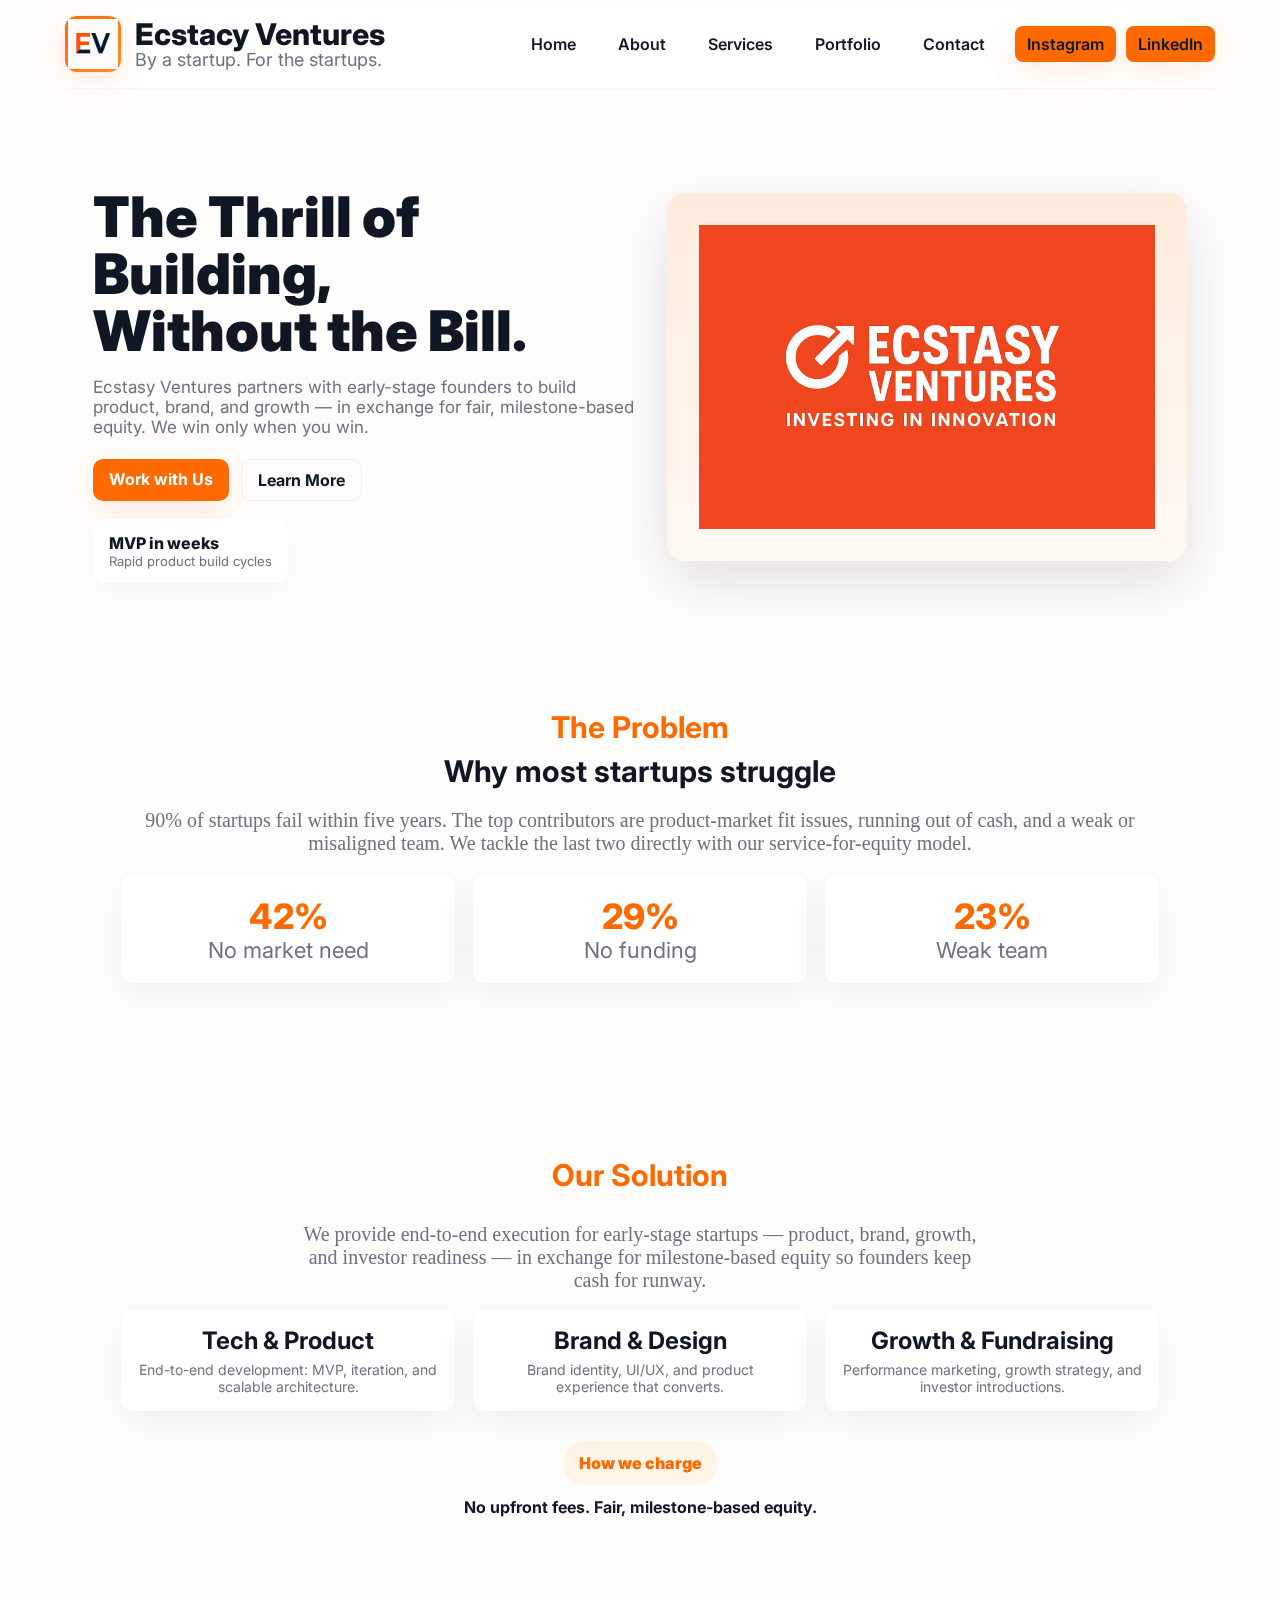
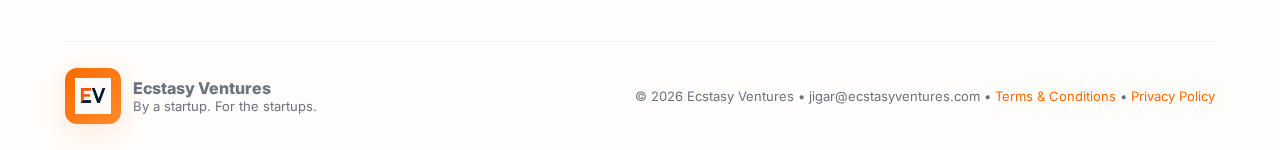
<file: index.html>
<!doctype html>
<html lang="en">
<head>
  <meta charset="utf-8"/><meta name="viewport" content="width=device-width,initial-scale=1"/>
  <title>Ecstasy Ventures — By a startup. For the startups.</title>
  <link href="https://fonts.googleapis.com/css2?family=Inter:wght@300;400;600;800&family=Poppins:wght@600;800&display=swap" rel="stylesheet">
  <link rel="stylesheet" href="styles.css">
</head>
<body>
  <header class="header container">
    <div class="brand">
      <div class="logo-mark"><img src="logo.jpg" alt="Ecstasy Ventures" style="width:50px;height:50px;object-fit:contain"></div>
      <div>
        <h1 style="font-size: 30px;">Ecstacy Ventures</h1>
        <p style="font-size: 18px;">By a startup. For the startups.</p>
      </div>
    </div>
 
    <nav id="nav" class="nav">
      <a href="index.html">Home</a>
      <a href="about.html">About</a>
      <a href="services.html">Services</a>
      <a href="portfolio.html">Portfolio</a>
      <a href="contact.html">Contact</a>
      <div class="social-links">
        <a class="btn btn-primary" href="https://www.instagram.com/ecstasy_ventures_?igsh=OXhwaG8xdDJrcWhk" target="_blank">Instagram</a>
        <a class="btn btn-primary" href="https://www.linkedin.com/company/ecstasy-ventures/" target="_blank">LinkedIn</a>
      </div>
       <div class="cta">
      <a class="btn btn-primary" href="https://www.instagram.com/ecstasy_ventures_?igsh=OXhwaG8xdDJrcWhk" target="_blank">Instagram</a>
     
       <a class="btn btn-primary" href="https://www.linkedin.com/company/ecstasy-ventures/" target="_blank">LinkedIn</a>
    </div>
       
    </nav>
    

      
  </header>

  <main class="container">
    <section class="hero">
      <div class="hero-left">
        <h2 class="hero-title">The Thrill of Building,<br>Without the Bill.</h2>
        <p class="hero-sub">Ecstasy Ventures partners with early-stage founders to build product, brand, and growth — in exchange for fair, milestone-based equity. We win only when you win.</p>

        <div class="hero-actions">
          <a class="btn btn-primary" href="contact.html">Work with Us</a>
          <a class="btn" href="about.html">Learn More</a>
        </div>

        <div class="stats">
          <div class="stat">
            <div style="font-weight:800">MVP in weeks</div>
            <div class="small">Rapid product build cycles</div>
          </div>
          
           
          </div>
        </div>
      </div>

      <div class="hero-right">
        <div class="hero-bg">
          <div class="overlay">
            <img src="hero.jpg" alt="Hero" style="width:100%;display:block;object-fit:cover">
          </div>
        </div>
      </div>
    </section>

    <section class="section center" id="problem">
      <div class="container">
        <div class="small" style="font-size: 30px; color:var(--orange);font-weight:700">The Problem</div>
        <h3 style="font-size: 30px; margin: 8px 0 8px;">Why most startups struggle</h3>
        <p class="small" style="font-family: 'Times New Roman', Times, serif;font-size: 20px; color:var(--muted)">90% of startups fail within five years. The top contributors are product-market fit issues, running out of cash, and a weak or misaligned team. We tackle the last two directly with our service-for-equity model.</p>

        <div class="grid grid-3" style="margin-top:18px;">
          <div class="card">
            <div style="font-size:35px;color:var(--orange);font-weight:800">42%</div>
            <div style="font-size: 22px;"class="small">No market need</div>
          </div>
          <div class="card">
            <div style="font-size:35px;color:var(--orange);font-weight:800">29%</div>
            <div style="font-size: 22px;"class="small">No funding</div>
          </div>
          <div class="card">
            <div style="font-size:35px;color:var(--orange);font-weight:800">23%</div>
            <div style="font-size: 22px;"class="small">Weak team</div>
          </div>
        </div>
      </div>
    </section>

    <section id="solution" class="section">
      <div class="container center">
        <h3 style="font-size: 30px;  color:var(--orange)">Our Solution</h3>
        <p class="small" style="font-family: 'Times New Roman', Times, serif;font-size: 20px; max-width:70ch;margin:10px auto 18px;color:var(--muted)">We provide end-to-end execution for early-stage startups — product, brand, growth, and investor readiness — in exchange for milestone-based equity so founders keep cash for runway.</p>

        <div class="grid grid-3">
          <div class="feature">
            <div>
              <h4 style="font-size: 24px; margin:0 0 6px">Tech & Product</h4>
              <div style="font-size: 14px;"class="small">End-to-end development: MVP, iteration, and scalable architecture.</div>
            </div>
          </div>
          <div class="feature">
            <div>
              <h4 style="font-size: 24px;margin:0 0 6px">Brand & Design</h4>
              <div style="font-size: 14px;"class="small">Brand identity, UI/UX, and product experience that converts.</div>
            </div>
          </div>
          <div class="feature">
            <div>
              <h4 style="font-size: 24px; margin:0 0 6px">Growth & Fundraising</h4>
              <div style="font-size: 14px;"class="small">Performance marketing, growth strategy, and investor introductions.</div>
            </div>
          </div>
        </div>

        <div style="margin-top:30px">
          <div style="display:inline-block;background:rgba(350,156,0,0.08);padding:12px 16px;border-radius:999px;color:var(--orange);font-weight:900">How we charge</div>
          <div style="margin-top:12px;font-weight:700">No upfront fees. Fair, milestone-based equity.</div>
        </div>
      </div>
    </section>

  </main>

  <footer class="footer container">
    <div class="left">
      <div class="logo-mark"><img src="logo.jpg" alt="logo" style="width:36px;height:36px"></div>
      <div>
        <div style="font-weight:800">Ecstasy Ventures</div>
        <div class="small">By a startup. For the startups.</div>
      </div>
    </div>

    <div class="small">© <span id="year"></span> Ecstasy Ventures • jigar@ecstasyventures.com
    • <a href="terms.html" style="text-decoration:none; color:var(--orange);">Terms &amp; Conditions</a>
    • <a href="privacy.html" style="text-decoration:none; color:var(--orange);">Privacy Policy</a>

</div>
  </footer>

  <script src="main.js"></script>
  <script>document.getElementById('year').textContent = new Date().getFullYear();</script>
</body>
</html>
</file>
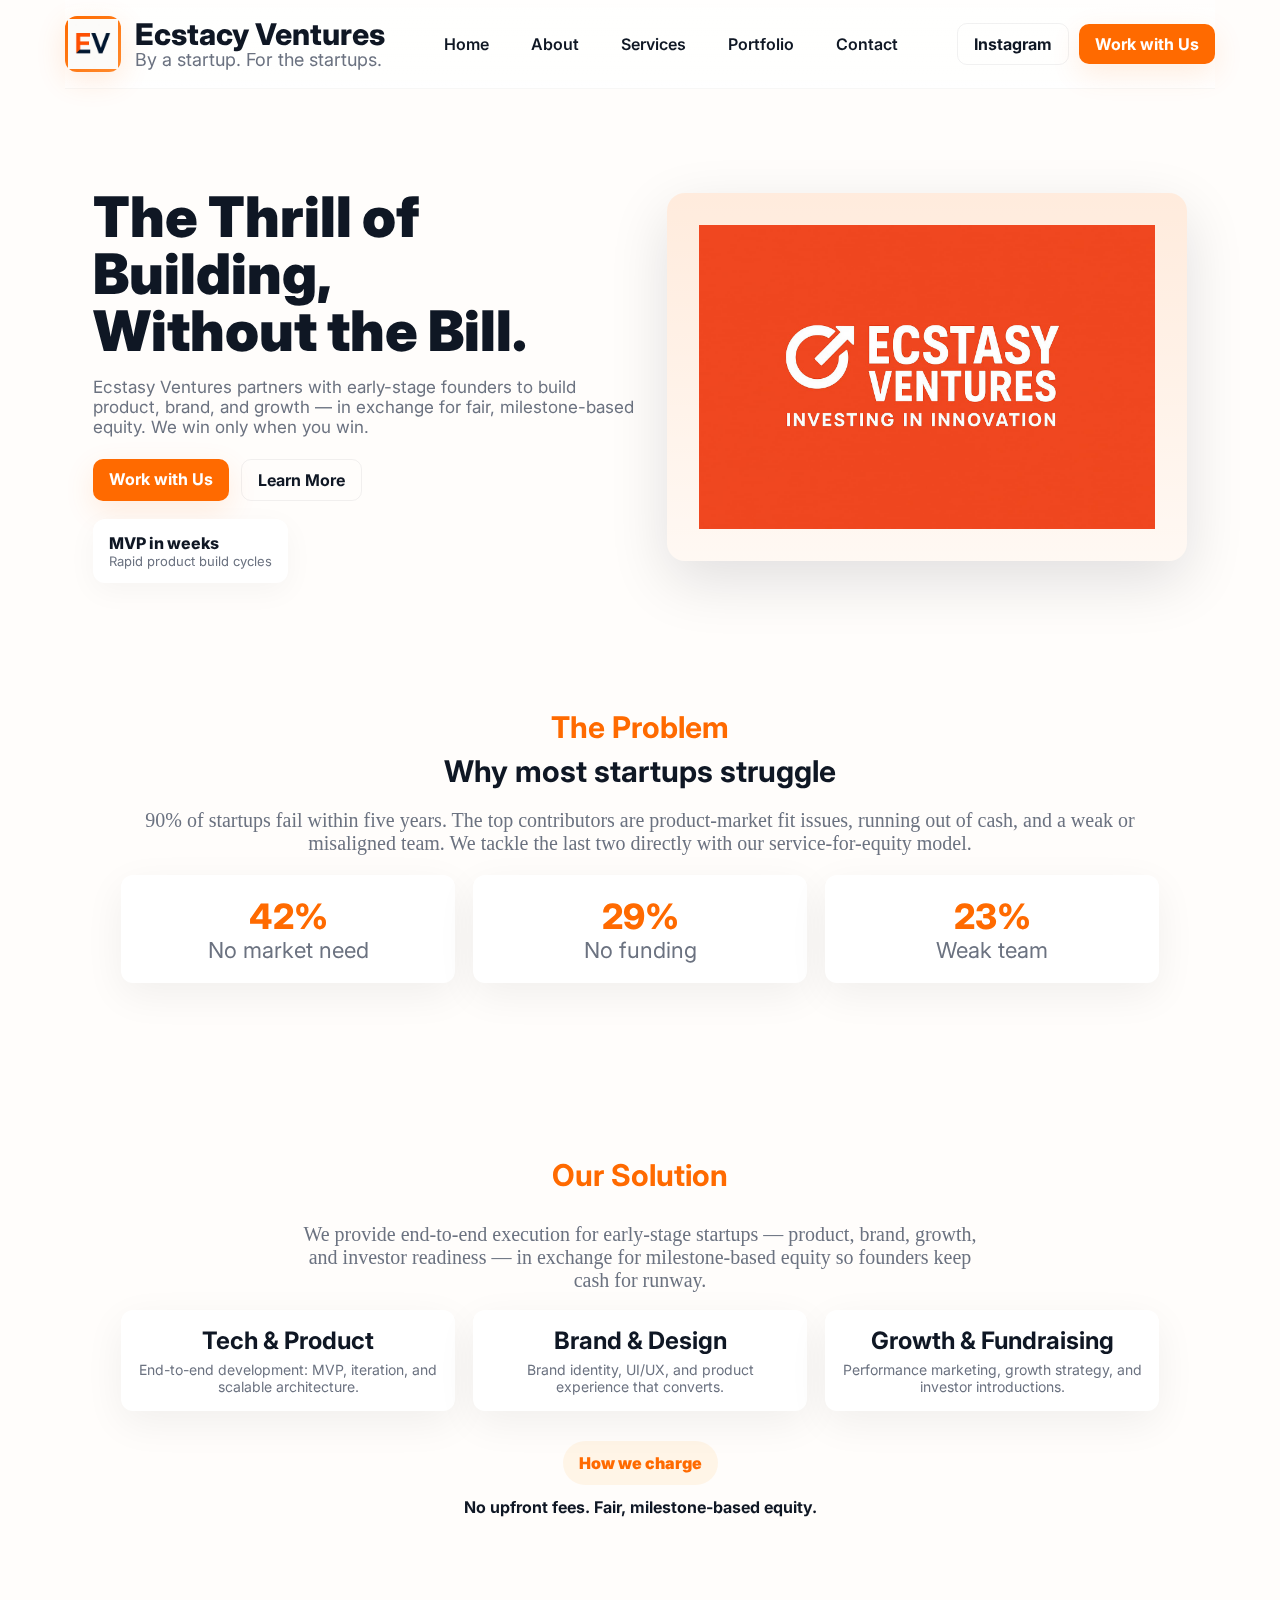
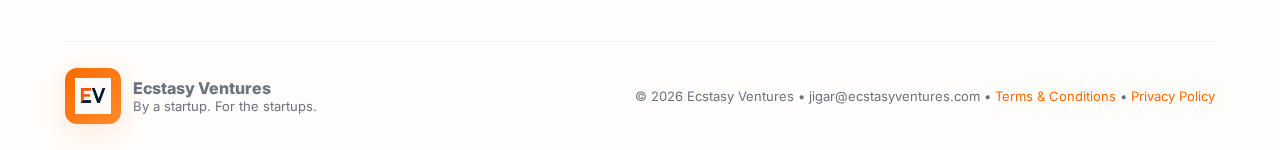
<file: Ecstacy_site/index.html>
<!doctype html>
<html lang="en">
<head>
  <meta charset="utf-8"/><meta name="viewport" content="width=device-width,initial-scale=1"/>
  <title>Ecstasy Ventures — By a startup. For the startups.</title>
  <link href="https://fonts.googleapis.com/css2?family=Inter:wght@300;400;600;800&family=Poppins:wght@600;800&display=swap" rel="stylesheet">
  <link rel="stylesheet" href="styles.css">
</head>
<body>
  <header class="header container">
    <div class="brand">
      <div class="logo-mark"><img src="logo.jpg" alt="Ecstasy Ventures" style="width:50px;height:50px;object-fit:contain"></div>
      <div>
        <h1 style="font-size: 30px;">Ecstacy Ventures</h1>
        <p style="font-size: 18px;">By a startup. For the startups.</p>
      </div>
    </div>
 
    <nav id="nav" class="nav">
      <a href="index.html">Home</a>
      <a href="about.html">About</a>
      <a href="services.html">Services</a>
      <a href="portfolio.html">Portfolio</a>
      <a href="contact.html">Contact</a>
    </nav>

    <div class="cta">
      <a class="btn" href="https://www.instagram.com/ecstasy_ventures_?igsh=OXhwaG8xdDJrcWhk" target="_blank">Instagram</a>
      <a class="btn btn-primary" href="contact.html">Work with Us</a>
    </div>
  </header>

  <main class="container">
    <section class="hero">
      <div class="hero-left">
        <h2 class="hero-title">The Thrill of Building,<br>Without the Bill.</h2>
        <p class="hero-sub">Ecstasy Ventures partners with early-stage founders to build product, brand, and growth — in exchange for fair, milestone-based equity. We win only when you win.</p>

        <div class="hero-actions">
          <a class="btn btn-primary" href="contact.html">Work with Us</a>
          <a class="btn" href="about.html">Learn More</a>
        </div>

        <div class="stats">
          <div class="stat">
            <div style="font-weight:800">MVP in weeks</div>
            <div class="small">Rapid product build cycles</div>
          </div>
          
           
          </div>
        </div>
      </div>

      <div class="hero-right">
        <div class="hero-bg">
          <div class="overlay">
            <img src="hero.jpg" alt="Hero" style="width:100%;display:block;object-fit:cover">
          </div>
        </div>
      </div>
    </section>

    <section class="section center" id="problem">
      <div class="container">
        <div class="small" style="font-size: 30px; color:var(--orange);font-weight:700">The Problem</div>
        <h3 style="font-size: 30px; margin: 8px 0 8px;">Why most startups struggle</h3>
        <p class="small" style="font-family: 'Times New Roman', Times, serif;font-size: 20px; color:var(--muted)">90% of startups fail within five years. The top contributors are product-market fit issues, running out of cash, and a weak or misaligned team. We tackle the last two directly with our service-for-equity model.</p>

        <div class="grid grid-3" style="margin-top:18px;">
          <div class="card">
            <div style="font-size:35px;color:var(--orange);font-weight:800">42%</div>
            <div style="font-size: 22px;"class="small">No market need</div>
          </div>
          <div class="card">
            <div style="font-size:35px;color:var(--orange);font-weight:800">29%</div>
            <div style="font-size: 22px;"class="small">No funding</div>
          </div>
          <div class="card">
            <div style="font-size:35px;color:var(--orange);font-weight:800">23%</div>
            <div style="font-size: 22px;"class="small">Weak team</div>
          </div>
        </div>
      </div>
    </section>

    <section id="solution" class="section">
      <div class="container center">
        <h3 style="font-size: 30px;  color:var(--orange)">Our Solution</h3>
        <p class="small" style="font-family: 'Times New Roman', Times, serif;font-size: 20px; max-width:70ch;margin:10px auto 18px;color:var(--muted)">We provide end-to-end execution for early-stage startups — product, brand, growth, and investor readiness — in exchange for milestone-based equity so founders keep cash for runway.</p>

        <div class="grid grid-3">
          <div class="feature">
            <div>
              <h4 style="font-size: 24px; margin:0 0 6px">Tech & Product</h4>
              <div style="font-size: 14px;"class="small">End-to-end development: MVP, iteration, and scalable architecture.</div>
            </div>
          </div>
          <div class="feature">
            <div>
              <h4 style="font-size: 24px;margin:0 0 6px">Brand & Design</h4>
              <div style="font-size: 14px;"class="small">Brand identity, UI/UX, and product experience that converts.</div>
            </div>
          </div>
          <div class="feature">
            <div>
              <h4 style="font-size: 24px; margin:0 0 6px">Growth & Fundraising</h4>
              <div style="font-size: 14px;"class="small">Performance marketing, growth strategy, and investor introductions.</div>
            </div>
          </div>
        </div>

        <div style="margin-top:30px">
          <div style="display:inline-block;background:rgba(350,156,0,0.08);padding:12px 16px;border-radius:999px;color:var(--orange);font-weight:900">How we charge</div>
          <div style="margin-top:12px;font-weight:700">No upfront fees. Fair, milestone-based equity.</div>
        </div>
      </div>
    </section>

  </main>

  <footer class="footer container">
    <div class="left">
      <div class="logo-mark"><img src="logo.jpg" alt="logo" style="width:36px;height:36px"></div>
      <div>
        <div style="font-weight:800">Ecstasy Ventures</div>
        <div class="small">By a startup. For the startups.</div>
      </div>
    </div>

    <div class="small">© <span id="year"></span> Ecstasy Ventures • jigar@ecstasyventures.com
    • <a href="terms.html" style="text-decoration:none; color:var(--orange);">Terms &amp; Conditions</a>
    • <a href="privacy.html" style="text-decoration:none; color:var(--orange);">Privacy Policy</a>

</div>
  </footer>

  <script src="main.js"></script>
  <script>document.getElementById('year').textContent = new Date().getFullYear();</script>
</body>
</html>
</file>
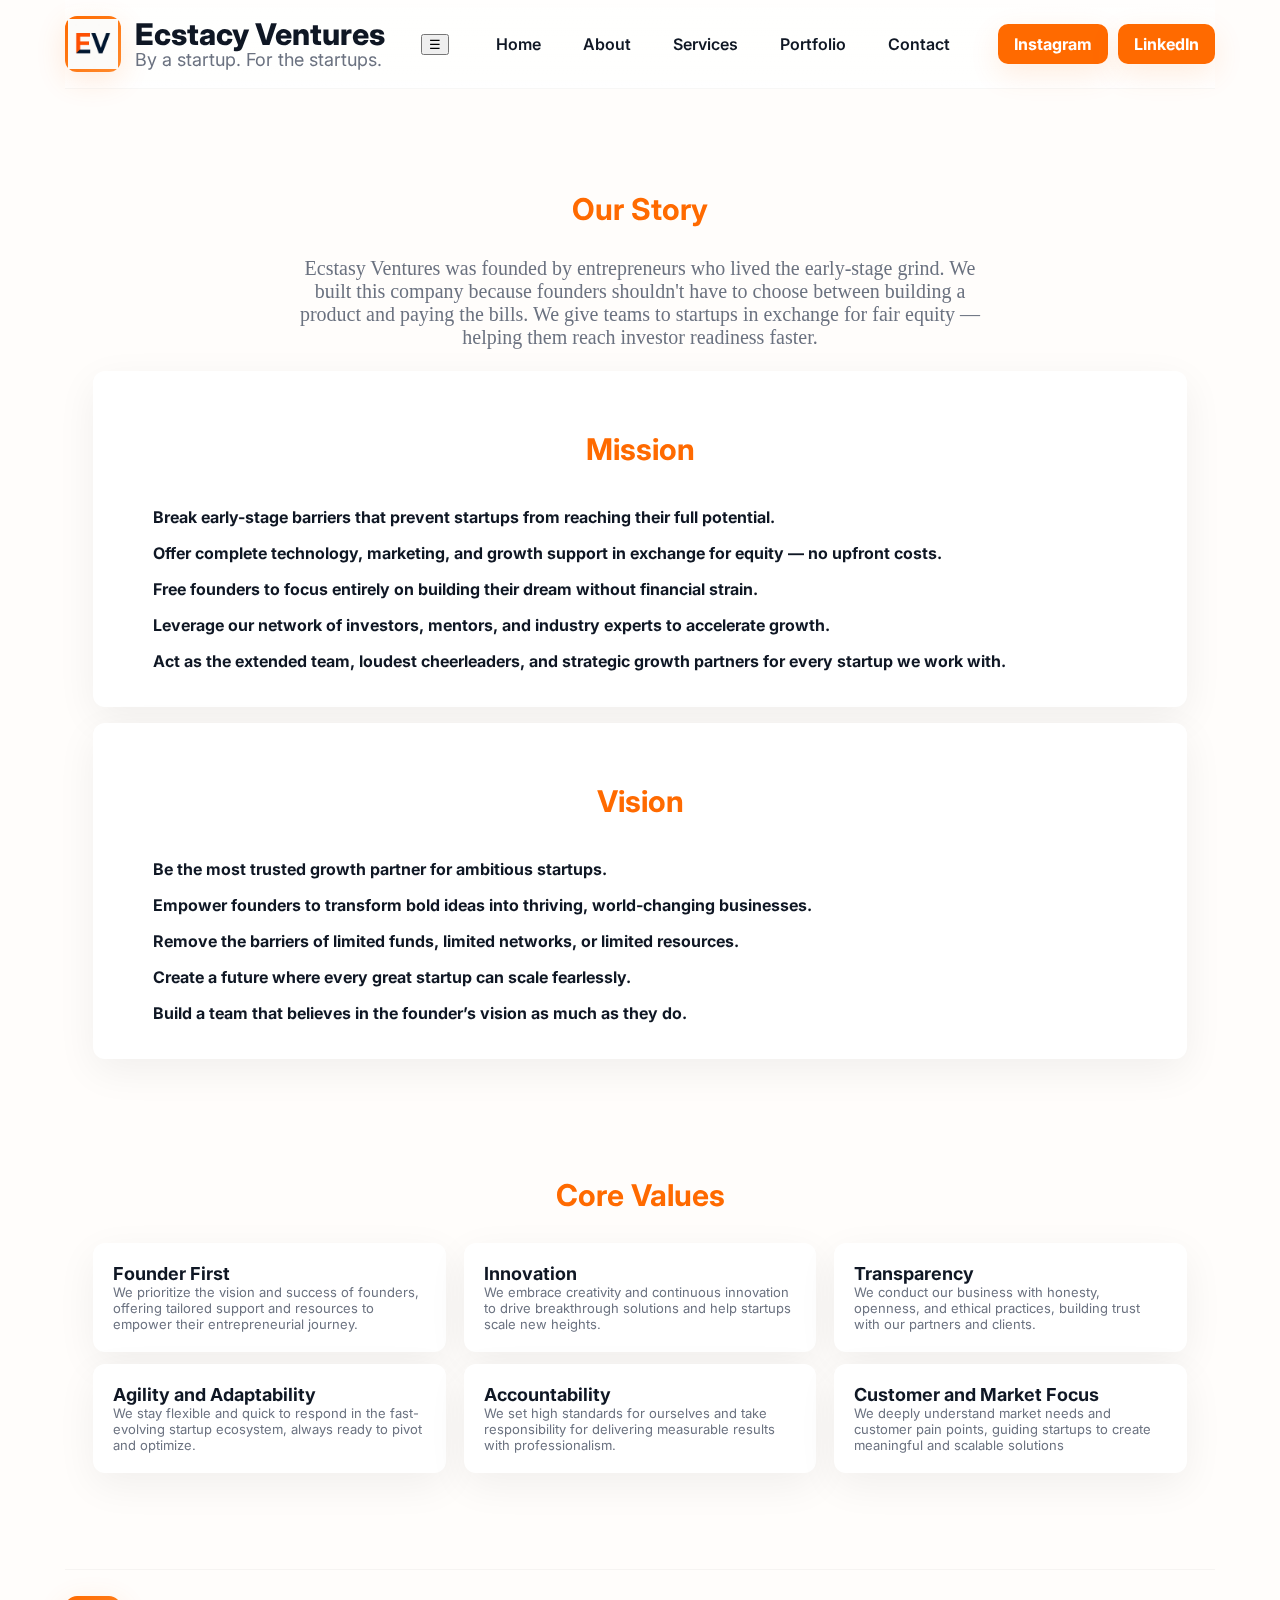
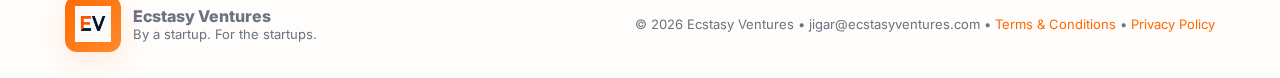
<file: about.html>
<!doctype html>
<html lang="en">
<head>
  <meta charset="utf-8"/><meta name="viewport" content="width=device-width,initial-scale=1"/>
  <title>About — Ecstasy Ventures</title>
  <link href="https://fonts.googleapis.com/css2?family=Inter:wght@300;400;600;800&display=swap" rel="stylesheet">
  <link rel="stylesheet" href="styles.css">
</head>
<body>
  <header class="header container">
  <div class="brand">
    <div class="logo-mark">
      <img src="logo.jpg" alt="Ecstasy Ventures" style="width:50px;height:50px;object-fit:contain">
    </div>
    <div>
      <h1 style="font-size: 30px;">Ecstacy Ventures</h1>
      <p style="font-size: 18px;">By a startup. For the startups.</p>
    </div>
  </div>

  <!-- Mobile menu toggle -->
  <button class="nav-toggle" aria-label="Toggle Menu">☰</button>

  <!-- Nav -->
  <nav id="nav" class="nav">
    <a href="index.html">Home</a>
    <a href="about.html">About</a>
    <a href="services.html">Services</a>
    <a href="portfolio.html">Portfolio</a>
    <a href="contact.html">Contact</a>

    <!-- Mobile-only Instagram & LinkedIn -->
    <div class="social-links">
      <a class="btn btn-primary" href="https://www.instagram.com/ecstasy_ventures_?igsh=OXhwaG8xdDJrcWhk" target="_blank">Instagram</a>
      <a class="btn btn-primary" href="https://www.linkedin.com/company/ecstasy-ventures/" target="_blank">LinkedIn</a>
    </div>
  </nav>

  <!-- Desktop-only Instagram & LinkedIn -->
  <div class="cta">
    <a class="btn btn-primary" href="https://www.instagram.com/ecstasy_ventures_?igsh=OXhwaG8xdDJrcWhk" target="_blank">Instagram</a>
    <a class="btn btn-primary" href="https://www.linkedin.com/company/ecstasy-ventures/" target="_blank">LinkedIn</a>
  </div>
</header>

  <main class="container">
    <section class="section">
      <div class="center">
        <h3 style="font-size: 30px; color:var(--orange)">Our Story</h3>
        <p class="small" style="font-family: 'Times New Roman', Times, serif;font-size: 20px; max-width:70ch;margin:10px auto;color:var(--muted)">Ecstasy Ventures was founded by entrepreneurs who lived the early-stage grind. We built this company because founders shouldn't have to choose between building a product and paying the bills. We give teams to startups in exchange for fair equity — helping them reach investor readiness faster.</p>
      </div>

      <div style="display:grid;grid-template-columns:1fr;gap:16px;margin-top:22px">
        <div class="card">
          <h4 style="font-size: 30px; text-align: center; color: #FF6A00">Mission</h4>
          <p style="font-size: 15px;" class="small"><b><ul> Break early-stage barriers that prevent startups from reaching their full potential.</ul></b></p>
          <p style="font-size: 15px;" class="small"><b><ul>Offer complete technology, marketing, and growth support in exchange for equity — no upfront costs.</ul></b></p>
          <p style="font-size: 15px;" class="small"><b><ul>Free founders to focus entirely on building their dream without financial strain.</ul></b></p>
          <p style="font-size: 15px;" class="small"><b><ul> Leverage our network of investors, mentors, and industry experts to accelerate growth.</ul></b></p>
          <p style="font-size: 15px;" class="small"><b><ul>Act as the extended team, loudest cheerleaders, and strategic growth partners for every startup we work with.</ul></b></p>
        </div>
        <div class="card">
          <h4 style="font-size: 30px; text-align: center; color: #FF6A00">Vision</h4>
          <p style="font-size: 15px;" class="small"><b><ul>Be the most trusted growth partner for ambitious startups.</ul></b></p>
          <p style="font-size: 15px;" class="small"><b><ul>Empower founders to transform bold ideas into thriving, world-changing businesses.</ul></b></p>
          <p style="font-size: 15px;" class="small"><b><ul>Remove the barriers of limited funds, limited networks, or limited resources.</ul></b></p>
          <p style="font-size: 15px;" class="small"><b><ul>Create a future where every great startup can scale fearlessly.</ul></b></p>
          <p style="font-size: 15px;" class="small"><b><ul>Build a team that believes in the founder’s vision as much as they do.</ul></b></p>
        </div>
      </div>
    </section>

    <section class="section">
      <h3 class="center" style="font-size: 30px; color:var(--orange)">Core Values</h3>
      <div class="grid grid-3" style="margin-top:12px">
        <div style="font-size: 18px;" class="card"><strong>Founder First</strong><div class="small">We prioritize the vision and success of founders, offering tailored support and resources to empower their entrepreneurial journey.</div></div>
        <div style="font-size: 18px;" class="card"><strong>Innovation</strong><div class="small">We embrace creativity and continuous innovation to drive breakthrough solutions and help startups scale new heights.</div></div>
        <div style="font-size: 18px;" class="card"><strong>Transparency</strong><div class="small">We conduct our business with honesty, openness, and ethical practices, building trust with our partners and clients.</div></div>
      </div>

      <div class="grid grid-3" style="margin-top:12px">
        <div style="font-size: 18px;" class="card"><strong>Agility and Adaptability</strong><div class="small">We stay flexible and quick to respond in the fast-evolving startup ecosystem, always ready to pivot and optimize.</div></div>
        <div style="font-size: 18px;" class="card"><strong>Accountability</strong><div class="small">We set high standards for ourselves and take responsibility for delivering measurable results with professionalism.</div></div>
        <div style="font-size: 18px;" class="card"><strong> Customer and Market Focus</strong><div class="small">We deeply understand market needs and customer pain points, guiding startups to create meaningful and scalable solutions</div></div>
      </div>
    </section>
  </main>

  <footer class="footer container">
    <div class="left">
      <div class="logo-mark"><img src="logo.jpg" alt="logo" style="width:36px;height:36px"></div>
      <div><div style="font-weight:800">Ecstasy Ventures</div><div class="small">By a startup. For the startups.</div></div>
    </div>
    <div class="small">
      © <span id="year2"></span> Ecstasy Ventures • jigar@ecstasyventures.com
       • <a href="terms.html" style="text-decoration:none; color:var(--orange);">Terms &amp; Conditions</a>
        • <a href="privacy.html" style="text-decoration:none; color:var(--orange);">Privacy Policy</a>
    </div>
  </footer>

  <script src="main.js"></script>
  <script>document.getElementById('year2').textContent=new Date().getFullYear();</script>
</body>
</html>
</file>
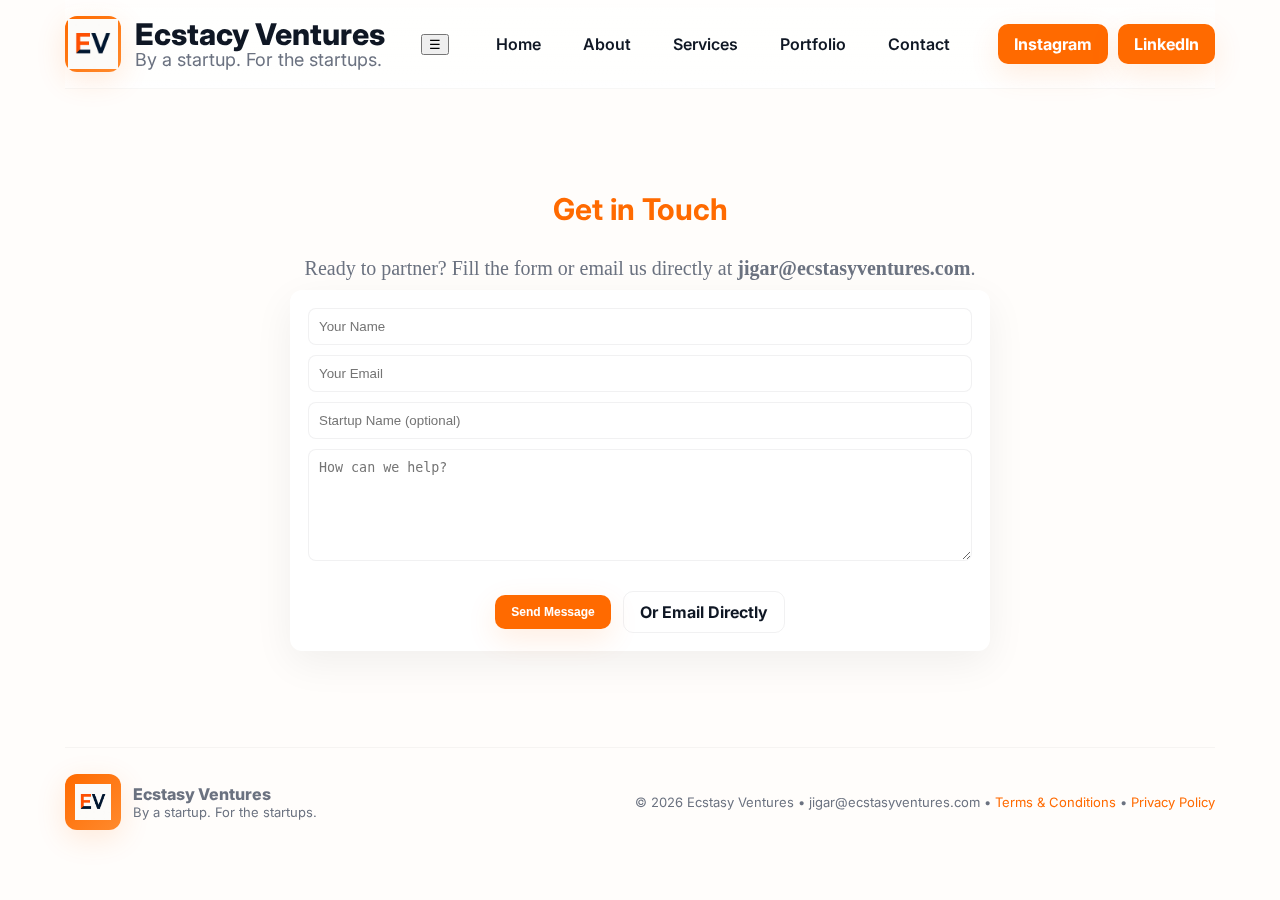
<file: contact.html>
<!doctype html>
<html lang="en">
<head>
  <meta charset="utf-8"/><meta name="viewport" content="width=device-width,initial-scale=1"/>
  <title>Contact — Ecstasy Ventures</title>
  <link href="https://fonts.googleapis.com/css2?family=Inter:wght@300;400;600;800&display=swap" rel="stylesheet">
  <link rel="stylesheet" href="styles.css">
</head>
<body>
  <header class="header container">
    <div class="brand">
      <div class="logo-mark"><img src="logo.jpg" alt="Ecstasy Ventures" style="width:50px;height:50px;object-fit:contain"></div>
      <div>
        <h1 style="font-size: 30px;">Ecstacy Ventures</h1>
        <p style="font-size: 18px;">By a startup. For the startups.</p>
      </div>
    </div>

    <button class="nav-toggle" aria-label="Toggle menu" aria-expanded="false">☰</button>

    <nav id="nav" class="nav">
      <a href="index.html">Home</a>
      <a href="about.html">About</a>
      <a href="services.html">Services</a>
      <a href="portfolio.html">Portfolio</a>
      <a href="contact.html">Contact</a>

      <div class="social-links">
        <a class="btn btn-primary" href="https://www.instagram.com/ecstasy_ventures_?igsh=OXhwaG8xdDJrcWhk" target="_blank" rel="noopener">Instagram</a>
        <a class="btn btn-primary" href="https://www.linkedin.com/company/ecstasy-ventures/" target="_blank" rel="noopener">LinkedIn</a>
      </div>
    </nav>

    <div class="cta">
      <a class="btn btn-primary" href="https://www.instagram.com/ecstasy_ventures_?igsh=OXhwaG8xdDJrcWhk" target="_blank" rel="noopener">Instagram</a>
      <a class="btn btn-primary" href="https://www.linkedin.com/company/ecstasy-ventures/" target="_blank" rel="noopener">LinkedIn</a>
    </div>
  </header>

  <main class="container">
    <section class="section center">
      <h3 style="font-size: 30px; color:var(--orange)">Get in Touch</h3>
      <p class="small" style="font-family: 'Times New Roman', Times, serif; font-size: 20px; max-width:70ch;margin:10px auto;color:var(--muted)">Ready to partner? Fill the form or email us directly at <strong>jigar@ecstasyventures.com</strong>.</p>

      <div class="contact-form">
        <form action="mailto:jigar@ecstasyventures.com" method="post" enctype="text/plain">
          <input class="input" type="text" name="name" placeholder="Your Name" required>
          <input class="input" type="email" name="email" placeholder="Your Email" required>
          <input class="input" type="text" name="startup" placeholder="Startup Name (optional)">
          <textarea class="input" name="message" rows="6" placeholder="How can we help?" required></textarea>
          <div class="center-cta">
            <button style="font-size: 12px;" class="btn btn-primary" type="submit">Send Message</button>
            <a class="btn" href="mailto:jigar@ecstasyventures.com">Or Email Directly</a>
          </div>
        </form>
      </div>
    </section>
  </main>

  <footer class="footer container">
    <div class="left">
      <div class="logo-mark"><img src="logo.jpg" alt="logo" style="width:36px;height:36px"></div>
      <div>
        <div style="font-weight:800">Ecstasy Ventures</div>
        <div class="small">By a startup. For the startups.</div>
      </div>
    </div>
    <div class="small">
      © <span id="year5"></span> Ecstasy Ventures • jigar@ecstasyventures.com
      • <a href="terms.html" style="text-decoration:none; color:var(--orange);">Terms &amp; Conditions</a>
      • <a href="privacy.html" style="text-decoration:none; color:var(--orange);">Privacy Policy</a>
    </div>
  </footer>

  <script src="main.js"></script>
  <script>document.getElementById('year5').textContent=new Date().getFullYear();</script>
</body>
</html>
</file>
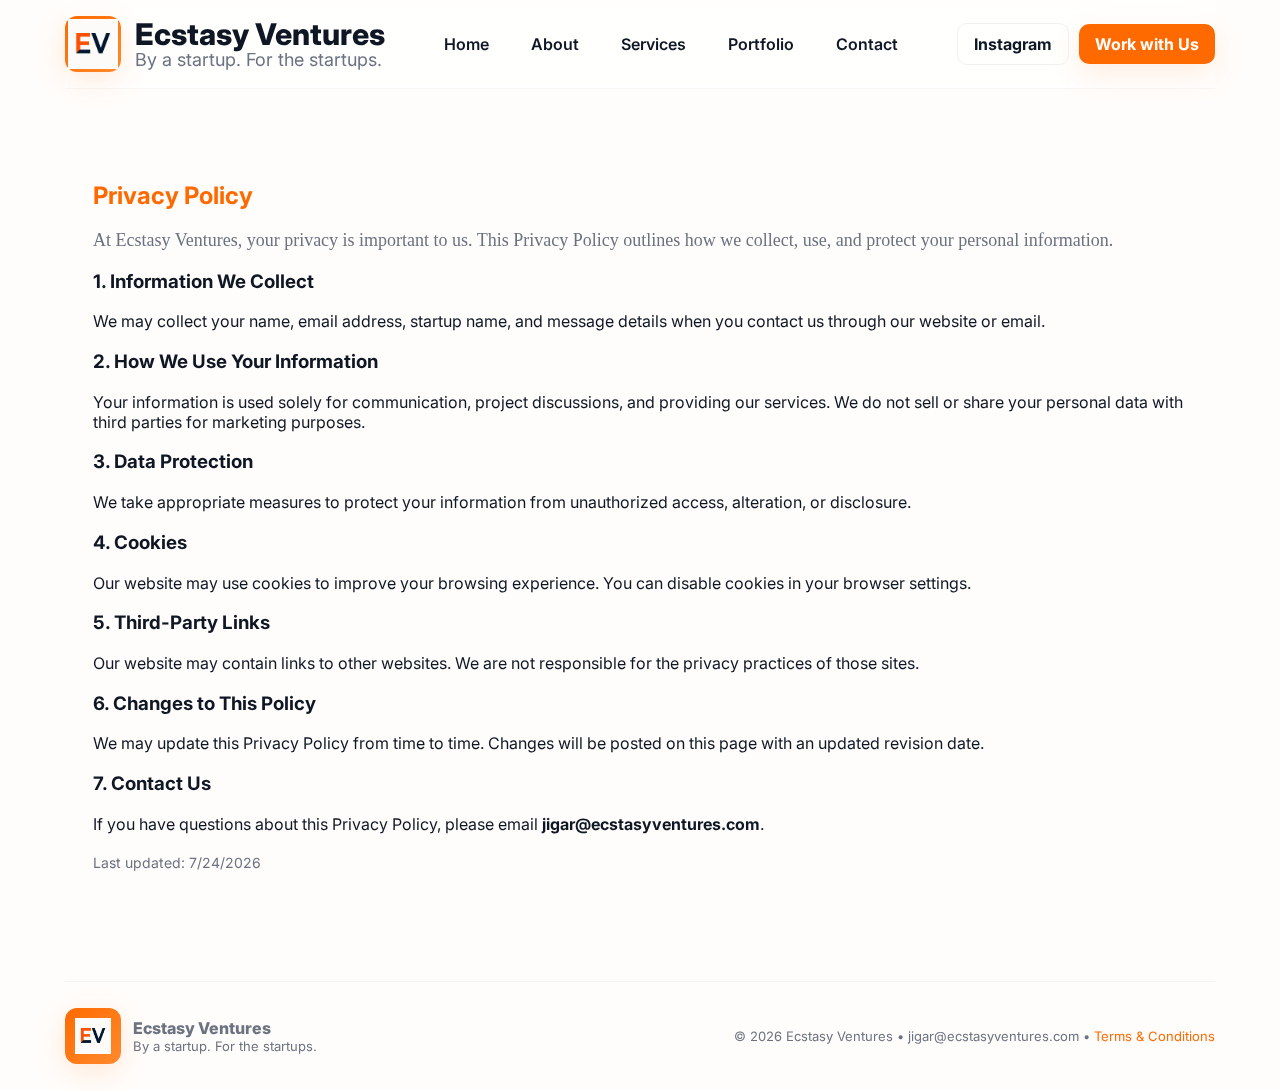
<file: privacy.html>
<!doctype html>
<html lang="en">
<head>
  <meta charset="utf-8"/>
  <meta name="viewport" content="width=device-width,initial-scale=1"/>
  <title>Privacy Policy — Ecstasy Ventures</title>
  <link href="https://fonts.googleapis.com/css2?family=Inter:wght@300;400;600;800&display=swap" rel="stylesheet">
  <link rel="stylesheet" href="styles.css">
</head>
<body>
<header class="header container">
    <div class="brand">
      <div class="logo-mark"><img src="logo.jpg" alt="Ecstasy Ventures" style="width:50px;height:50px;object-fit:contain"></div>
      <div>
        <h1 style="font-size: 30px;">Ecstasy Ventures</h1>
        <p style="font-size: 18px;">By a startup. For the startups.</p>
      </div>
    </div>
 
    <nav id="nav" class="nav">
      <a href="index.html">Home</a>
      <a href="about.html">About</a>
      <a href="services.html">Services</a>
      <a href="portfolio.html">Portfolio</a>
      <a href="contact.html">Contact</a>
    </nav>

    <div class="cta">
      <a class="btn" href="https://www.instagram.com/ecstasy_ventures_?igsh=OXhwaG8xdDJrcWhk" target="_blank">Instagram</a>
      <a class="btn btn-primary" href="contact.html">Work with Us</a>
    </div>
</header>

<main class="container">
  <section class="section">
    <h2 style="color:var(--orange)">Privacy Policy</h2>
    <p class="small" style="color:var(--muted); font-family: 'Times New Roman', Times, serif; font-size: 18px;">
      At Ecstasy Ventures, your privacy is important to us. This Privacy Policy outlines how we collect, use, and protect your personal information.
    </p>

    <h3>1. Information We Collect</h3>
    <p>We may collect your name, email address, startup name, and message details when you contact us through our website or email.</p>

    <h3>2. How We Use Your Information</h3>
    <p>Your information is used solely for communication, project discussions, and providing our services. We do not sell or share your personal data with third parties for marketing purposes.</p>

    <h3>3. Data Protection</h3>
    <p>We take appropriate measures to protect your information from unauthorized access, alteration, or disclosure.</p>

    <h3>4. Cookies</h3>
    <p>Our website may use cookies to improve your browsing experience. You can disable cookies in your browser settings.</p>

    <h3>5. Third-Party Links</h3>
    <p>Our website may contain links to other websites. We are not responsible for the privacy practices of those sites.</p>

    <h3>6. Changes to This Policy</h3>
    <p>We may update this Privacy Policy from time to time. Changes will be posted on this page with an updated revision date.</p>

    <h3>7. Contact Us</h3>
    <p>If you have questions about this Privacy Policy, please email <strong>jigar@ecstasyventures.com</strong>.</p>

    <p style="color:var(--muted); font-size:14px; margin-top:20px;">
      Last updated: <script>document.write(new Date().toLocaleDateString());</script>
    </p>
  </section>
</main>

<footer class="footer container">
  <div class="left">
    <div class="logo-mark"><img src="logo.jpg" alt="logo" style="width:36px;height:36px"></div>
    <div>
      <div style="font-weight:800">Ecstasy Ventures</div>
      <div class="small">By a startup. For the startups.</div>
    </div>
  </div>
  <div class="small">
    © <span id="year5"></span> Ecstasy Ventures • jigar@ecstasyventures.com
    • <a href="terms.html" style="text-decoration:none; color:var(--orange);">Terms &amp; Conditions</a>
   
  </div>
</footer>

<script src="main.js"></script>
<script>document.getElementById('year5').textContent=new Date().getFullYear();</script>
</body>
</html>
</file>
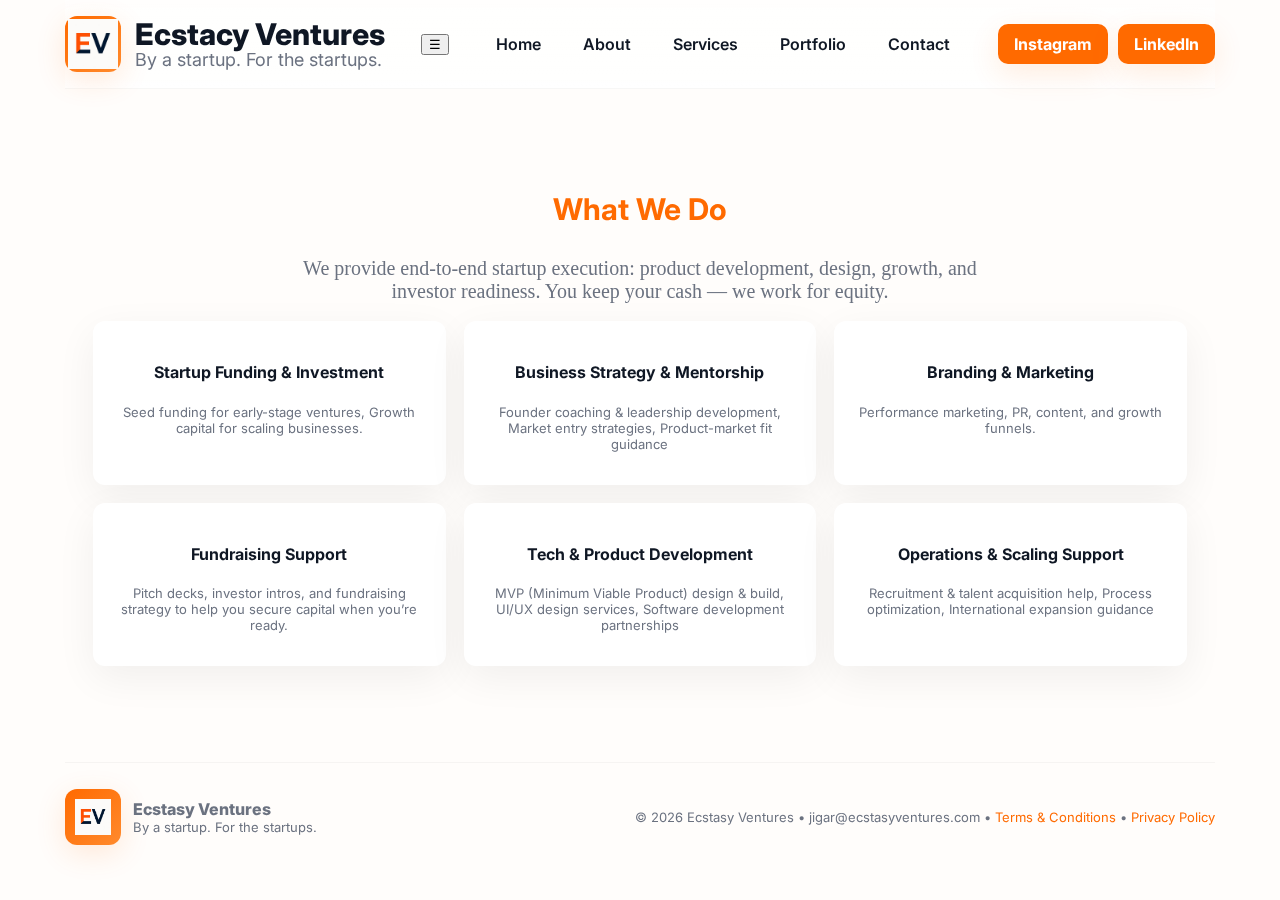
<file: services.html>
<!doctype html>
<html lang="en">
<head>
  <meta charset="utf-8"/>
  <meta name="viewport" content="width=device-width,initial-scale=1"/>
  <title>Services — Ecstasy Ventures</title>
  <link href="https://fonts.googleapis.com/css2?family=Inter:wght@300;400;600;800&display=swap" rel="stylesheet">
  <link rel="stylesheet" href="styles.css">
</head>
<body>
<header class="header container">
  <div class="brand">
    <div class="logo-mark">
      <img src="logo.jpg" alt="Ecstasy Ventures" style="width:50px;height:50px;object-fit:contain">
    </div>
    <div>
      <h1 style="font-size: 30px;">Ecstacy Ventures</h1>
      <p style="font-size: 18px;">By a startup. For the startups.</p>
    </div>
  </div>

  <!-- Mobile menu toggle -->
  <button class="nav-toggle" aria-label="Toggle Menu">☰</button>

  <!-- Nav -->
  <nav id="nav" class="nav">
    <a href="index.html">Home</a>
    <a href="about.html">About</a>
    <a href="services.html">Services</a>
    <a href="portfolio.html">Portfolio</a>
    <a href="contact.html">Contact</a>

    <!-- Mobile-only Instagram & LinkedIn -->
    <div class="social-links">
      <a class="btn btn-primary" href="https://www.instagram.com/ecstasy_ventures_?igsh=OXhwaG8xdDJrcWhk" target="_blank">Instagram</a>
      <a class="btn btn-primary" href="https://www.linkedin.com/company/ecstasy-ventures/" target="_blank">LinkedIn</a>
    </div>
  </nav>

  <!-- Desktop-only Instagram & LinkedIn -->
  <div class="cta">
    <a class="btn btn-primary" href="https://www.instagram.com/ecstasy_ventures_?igsh=OXhwaG8xdDJrcWhk" target="_blank">Instagram</a>
    <a class="btn btn-primary" href="https://www.linkedin.com/company/ecstasy-ventures/" target="_blank">LinkedIn</a>
  </div>
</header>

  <main class="container">
    <section class="section center">
      <h3 style="font-size:30px; color:var(--orange)">What We Do</h3>
      <p class="small" style="font-family: 'Times New Roman', Times, serif; font-size: 20px; max-width:70ch; margin:10px auto; color:var(--muted)">
        We provide end-to-end startup execution: product development, design, growth, and investor readiness. You keep your cash — we work for equity.
      </p>

      <div class="grid grid-3" style="margin-top:18px">
        <div class="card">
          <h4>Startup Funding & Investment</h4>
          <p class="small">Seed funding for early-stage ventures, Growth capital for scaling businesses.</p>
        </div>
        <div class="card">
          <h4>Business Strategy & Mentorship</h4>
          <p class="small">Founder coaching & leadership development, Market entry strategies, Product-market fit guidance</p>
        </div>
        <div class="card">
          <h4>Branding & Marketing</h4>
          <p class="small">Performance marketing, PR, content, and growth funnels.</p>
        </div>
      </div>

      <div class="grid grid-3" style="margin-top:18px">
        <div class="card">
          <h4>Fundraising Support</h4>
          <p class="small">Pitch decks, investor intros, and fundraising strategy to help you secure capital when you’re ready.</p>
        </div>
        <div class="card">
          <h4>Tech & Product Development</h4>
          <p class="small">MVP (Minimum Viable Product) design & build, UI/UX design services, Software development partnerships</p>
        </div>
        <div class="card">
          <h4>Operations & Scaling Support</h4>
          <p class="small">Recruitment & talent acquisition help, Process optimization, International expansion guidance</p>
        </div>
      </div>
    </section>
  </main>

  <footer class="footer container">
    <div class="left">
      <div class="logo-mark"><img src="logo.jpg" alt="logo" style="width:36px;height:36px"></div>
      <div>
        <div style="font-weight:800">Ecstasy Ventures</div>
        <div class="small">By a startup. For the startups.</div>
      </div>
    </div>
    <div class="small">
      © <span id="year3"></span> Ecstasy Ventures • jigar@ecstasyventures.com
      • <a href="terms.html" style="text-decoration:none; color:var(--orange);">Terms &amp; Conditions</a>
      • <a href="privacy.html" style="text-decoration:none; color:var(--orange);">Privacy Policy</a>
    </div>
  </footer>

  <script src="main.js"></script>
  <script>
    document.getElementById('year3').textContent = new Date().getFullYear();
  </script>
</body>
</html>
</file>
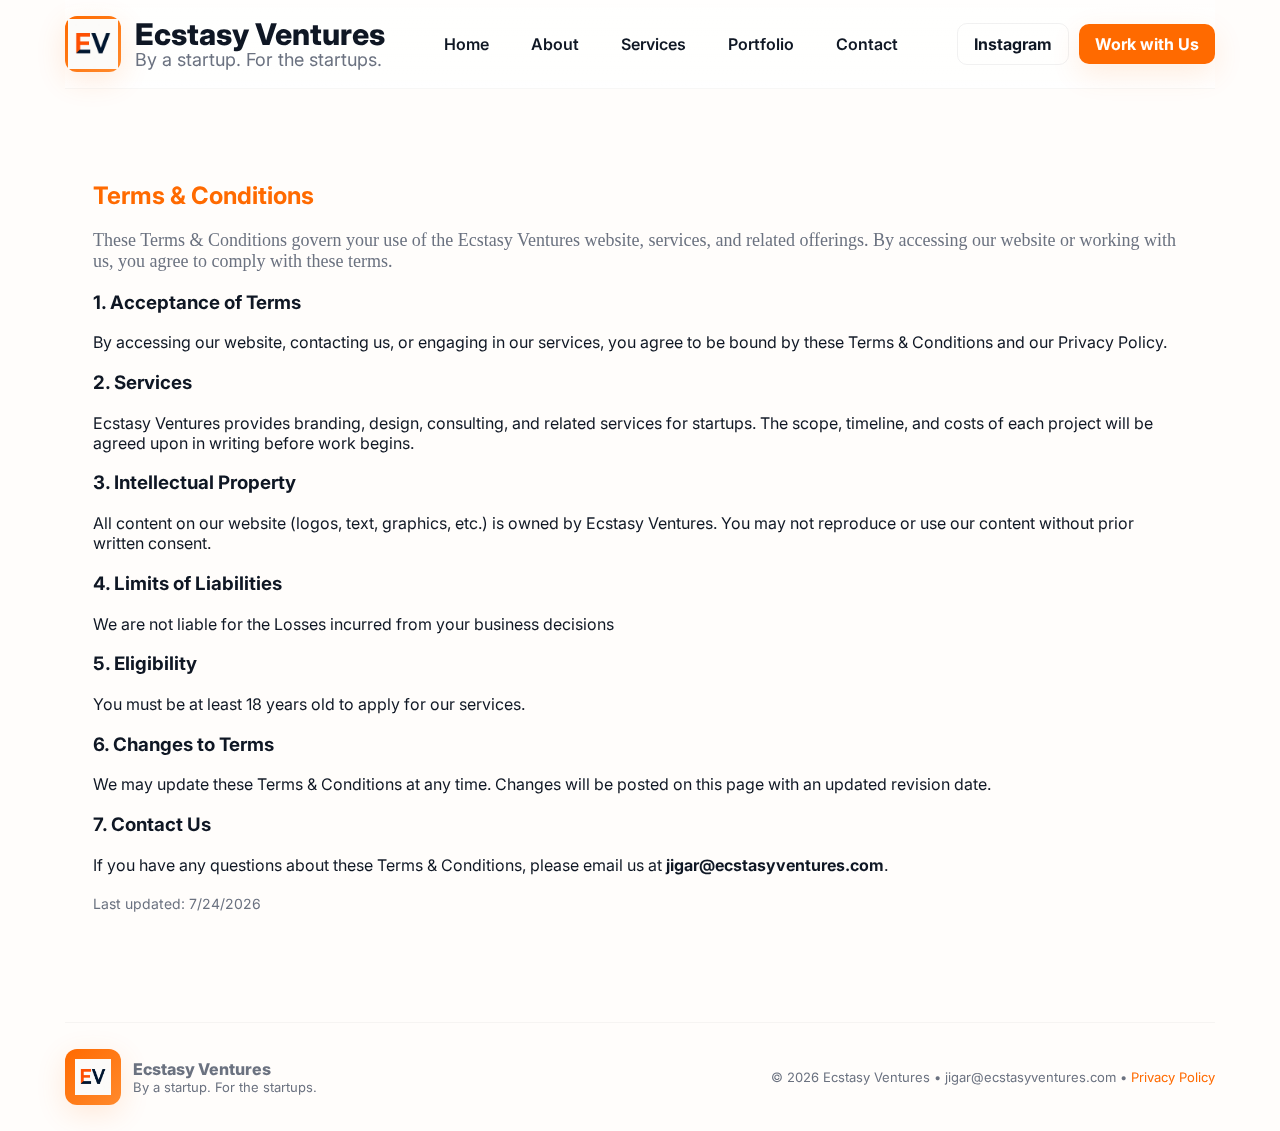
<file: terms.html>
<!doctype html>
<html lang="en">
<head>
  <meta charset="utf-8"/>
  <meta name="viewport" content="width=device-width,initial-scale=1"/>
  <title>Terms & Conditions — Ecstasy Ventures</title>
  <link href="https://fonts.googleapis.com/css2?family=Inter:wght@300;400;600;800&display=swap" rel="stylesheet">
  <link rel="stylesheet" href="styles.css">
</head>
<body>
<header class="header container">
    <div class="brand">
      <div class="logo-mark"><img src="logo.jpg" alt="Ecstasy Ventures" style="width:50px;height:50px;object-fit:contain"></div>
      <div>
        <h1 style="font-size: 30px;">Ecstasy Ventures</h1>
        <p style="font-size: 18px;">By a startup. For the startups.</p>
      </div>
    </div>
 
    <nav id="nav" class="nav">
      <a href="index.html">Home</a>
      <a href="about.html">About</a>
      <a href="services.html">Services</a>
      <a href="portfolio.html">Portfolio</a>
      <a href="contact.html">Contact</a>
    </nav>

    <div class="cta">
      <a class="btn" href="https://www.instagram.com/ecstasy_ventures_?igsh=OXhwaG8xdDJrcWhk" target="_blank">Instagram</a>
      <a class="btn btn-primary" href="contact.html">Work with Us</a>
    </div>
</header>

<main class="container">
  <section class="section">
    <h2 style="color:var(--orange)">Terms & Conditions</h2>
    <p class="small" style="color:var(--muted);font-family: 'Times New Roman', Times, serif;  font-size: 18px;">
      These Terms & Conditions govern your use of the Ecstasy Ventures website, services, and related offerings.  
      By accessing our website or working with us, you agree to comply with these terms.
    </p>

    <h3>1. Acceptance of Terms</h3>
    <p>By accessing our website, contacting us, or engaging in our services, you agree to be bound by these Terms & Conditions and our Privacy Policy.</p>

    <h3>2. Services</h3>
    <p>Ecstasy Ventures provides branding, design, consulting, and related services for startups. The scope, timeline, and costs of each project will be agreed upon in writing before work begins.</p>

    <h3>3. Intellectual Property</h3>
    <p>All content on our website (logos, text, graphics, etc.) is owned by Ecstasy Ventures. You may not reproduce or use our content without prior written consent.</p>

    <h3>4. Limits of Liabilities</h3>
    <p>We are not liable for the Losses incurred from your business decisions</p>

    <h3>5. Eligibility</h3>
    <p> You must be at least 18 years old to apply for our services.</p>

    <h3>6. Changes to Terms</h3>
    <p>We may update these Terms & Conditions at any time. Changes will be posted on this page with an updated revision date.</p>

    <h3>7. Contact Us</h3>
    <p>If you have any questions about these Terms & Conditions, please email us at <strong>jigar@ecstasyventures.com</strong>.</p>

    <p style="color:var(--muted); font-size:14px; margin-top:20px;">
      Last updated: <script>document.write(new Date().toLocaleDateString());</script>
    </p>
  </section>
</main>

<footer class="footer container">
  <div class="left">
    <div class="logo-mark"><img src="logo.jpg" alt="logo" style="width:36px;height:36px"></div>
    <div>
      <div style="font-weight:800">Ecstasy Ventures</div>
      <div class="small">By a startup. For the startups.</div>
    </div>
  </div>
  <div class="small">
    © <span id="year5"></span> Ecstasy Ventures • jigar@ecstasyventures.com
     • <a href="privacy.html" style="text-decoration:none; color:var(--orange);">Privacy Policy</a>
  </div>
</footer>

<script src="main.js"></script>
<script>document.getElementById('year5').textContent=new Date().getFullYear();</script>
</body>
</html>
</file>
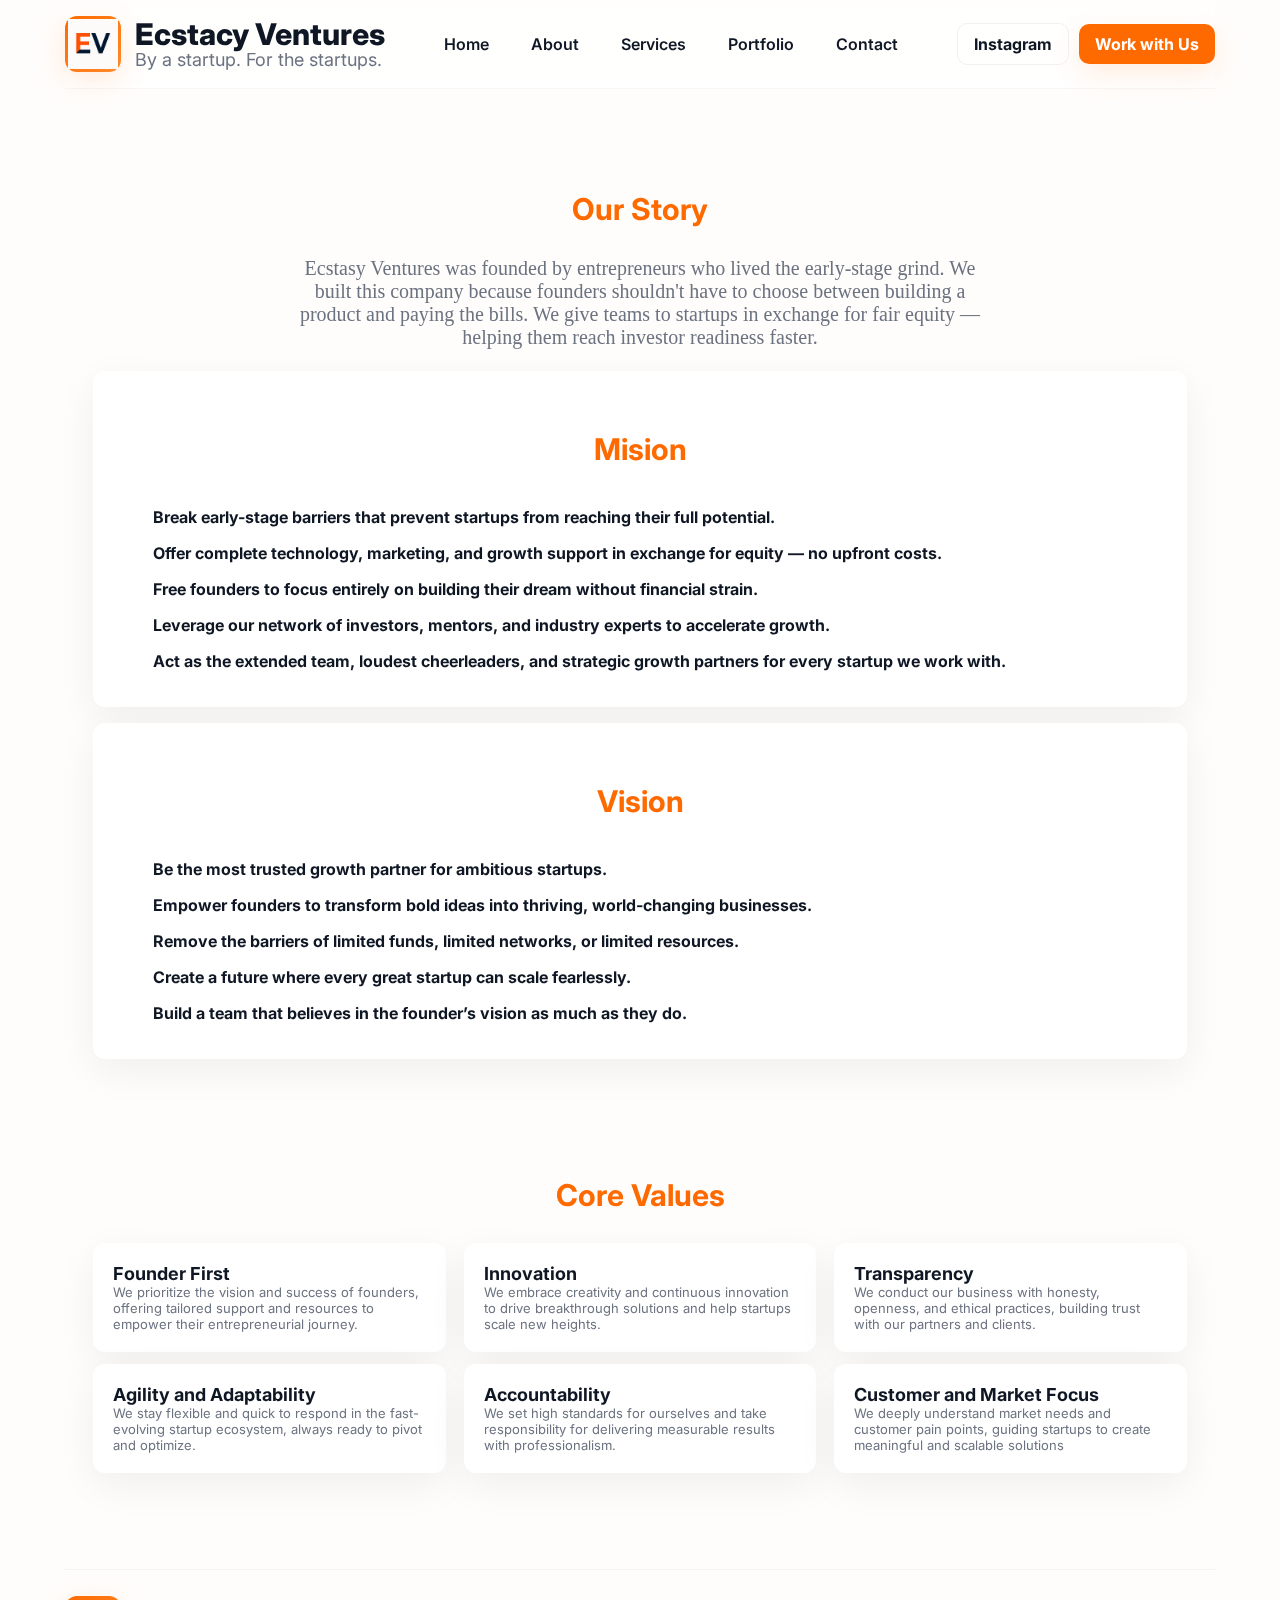
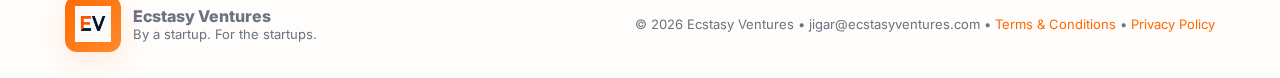
<file: Ecstacy_site/about.html>
<!doctype html>
<html lang="en">
<head>
  <meta charset="utf-8"/><meta name="viewport" content="width=device-width,initial-scale=1"/>
  <title>About — Ecstasy Ventures</title>
  <link href="https://fonts.googleapis.com/css2?family=Inter:wght@300;400;600;800&display=swap" rel="stylesheet">
  <link rel="stylesheet" href="styles.css">
</head>
<body>
   <header class="header container">
    <div class="brand">
      <div class="logo-mark"><img src="logo.jpg" alt="Ecstasy Ventures" style="width:50px;height:50px;object-fit:contain"></div>
      <div>
        <h1 style="font-size: 30px;">Ecstacy Ventures</h1>
        <p style="font-size: 18px;">By a startup. For the startups.</p>
      </div>
    </div>
 
    <nav id="nav" class="nav">
      <a href="index.html">Home</a>
      <a href="about.html">About</a>
      <a href="services.html">Services</a>
      <a href="portfolio.html">Portfolio</a>
      <a href="contact.html">Contact</a>
    </nav>

    <div class="cta">
      <a class="btn" href="https://www.instagram.com/ecstasy_ventures_?igsh=OXhwaG8xdDJrcWhk" target="_blank">Instagram</a>
      <a class="btn btn-primary" href="contact.html">Work with Us</a>
    </div>
  </header>
  <main class="container">
    <section class="section">
      <div class="center">
        <h3 style="font-size: 30px; color:var(--orange)">Our Story</h3>
        <p class="small" style="font-family: 'Times New Roman', Times, serif;font-size: 20px; max-width:70ch;margin:10px auto;color:var(--muted)">Ecstasy Ventures was founded by entrepreneurs who lived the early-stage grind. We built this company because founders shouldn't have to choose between building a product and paying the bills. We give teams to startups in exchange for fair equity — helping them reach investor readiness faster.</p>
      </div>

      <div style="display:grid;grid-template-columns:1fr;gap:16px;margin-top:22px">
        <div class="card">
         <h4 style="font-size: 30px; text-align: center; color: #FF6A00">Mision</h4>
          <p style="font-size: 15px;" class="small"><b><ul> Break early-stage barriers that prevent startups from reaching their full potential.</ul></b></p>
          <p style="font-size: 15px;" class="small"><b><ul>Offer complete technology, marketing, and growth support in exchange for equity — no upfront costs.
</ul></b></p>
          <p style="font-size: 15px;" class="small"><b><ul>Free founders to focus entirely on building their dream without financial strain.

</ul></b></p>
          <p style="font-size: 15px;" class="small"><b><ul> Leverage our network of investors, mentors, and industry experts to accelerate growth.

</ul></b></p>
          <p style="font-size: 15px;" class="small"><b><ul>Act as the extended team, loudest cheerleaders, and strategic growth partners for every startup we work with.</ul></b></p>
        </div>
        <div class="card">
         <h4 style="font-size: 30px; text-align: center; color: #FF6A00">Vision</h4>
<p style="font-size: 15px;" class="small"><b><ul>Be the most trusted growth partner for ambitious startups.</ul>
</b></p>
<p style="font-size: 15px;" class="small"><b><ul>Empower founders to transform bold ideas into thriving, world-changing businesses.</ul>
</b></p>
<p style="font-size: 15px;" class="small"><b><ul>Remove the barriers of limited funds, limited networks, or limited resources.</ul>
</b></p>
<p style="font-size: 15px;" class="small"><b><ul>Create a future where every great startup can scale fearlessly.</ul>
</b></p>
<p style="font-size: 15px;" class="small"><b><ul>Build a team that believes in the founder’s vision as much as they do.</ul>

</b></p>
        </div>
      </div>
    </section>

    <section class="section">
      <h3 class="center" style="font-size: 30px; color:var(--orange)">Core Values</h3>
      <div class="grid grid-3" style="margin-top:12px">
        <div style="font-size: 18px;" class="card"><strong>Founder First</strong><div class="small">We prioritize the vision and success of founders, offering tailored support and resources to empower their entrepreneurial journey.</div></div>
        <div style="font-size: 18px;" class="card"><strong>Innovation</strong><div class="small">We embrace creativity and continuous innovation to drive breakthrough solutions and help startups scale new heights.</div></div>
        <div style="font-size: 18px;" class="card"><strong>Transparency</strong><div class="small">We conduct our business with honesty, openness, and ethical practices, building trust with our partners and clients.</div></div>
        
      </div>
      <div class="grid grid-3" style="margin-top:12px">
        <div style="font-size: 18px;" class="card"><strong>Agility and Adaptability</strong><div class="small">We stay flexible and quick to respond in the fast-evolving startup ecosystem, always ready to pivot and optimize.</div></div>
        <div style="font-size: 18px;" class="card"><strong>Accountability</strong><div class="small">We set high standards for ourselves and take responsibility for delivering measurable results with professionalism.</div></div>
        <div style="font-size: 18px;" class="card"><strong> Customer and Market Focus</strong><div class="small">We deeply understand market needs and customer pain points, guiding startups to create meaningful and scalable solutions</div></div>
        
      </div>
    </section>
  </main>

  <footer class="footer container">
    <div class="left">
      <div class="logo-mark"><img src="logo.jpg" alt="logo" style="width:36px;height:36px"></div>
      <div><div style="font-weight:800">Ecstasy Ventures</div><div class="small">By a startup. For the startups.</div></div>
    </div>
    <div class="small">
      © <span id="year2"></span> Ecstasy Ventures • jigar@ecstasyventures.com
       • <a href="terms.html" style="text-decoration:none; color:var(--orange);">Terms &amp; Conditions</a>
        • <a href="privacy.html" style="text-decoration:none; color:var(--orange);">Privacy Policy</a>

</div>
  </footer>

  <script src="main.js"></script><script>document.getElementById('year2').textContent=new Date().getFullYear();</script>
</body>
</html>
</file>
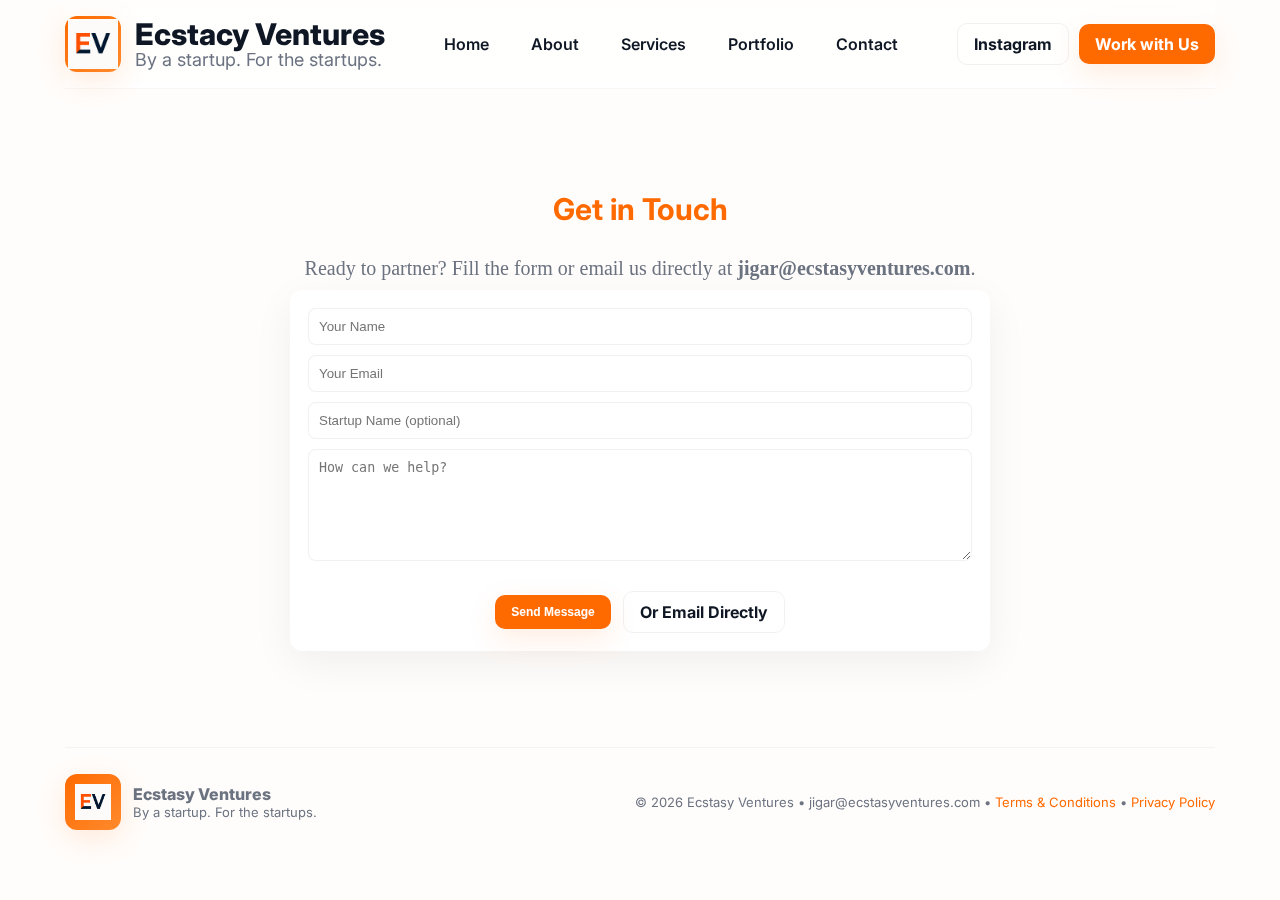
<file: Ecstacy_site/contact.html>
<!doctype html>
<html lang="en">
<head>
  <meta charset="utf-8"/><meta name="viewport" content="width=device-width,initial-scale=1"/>
  <title>Contact — Ecstasy Ventures</title>
  <link href="https://fonts.googleapis.com/css2?family=Inter:wght@300;400;600;800&display=swap" rel="stylesheet">
  <link rel="stylesheet" href="styles.css">
</head>
<body>
<header class="header container">
    <div class="brand">
      <div class="logo-mark"><img src="logo.jpg" alt="Ecstasy Ventures" style="width:50px;height:50px;object-fit:contain"></div>
      <div>
        <h1 style="font-size: 30px;">Ecstacy Ventures</h1>
        <p style="font-size: 18px;">By a startup. For the startups.</p>
      </div>
    </div>
 
    <nav id="nav" class="nav">
      <a href="index.html">Home</a>
      <a href="about.html">About</a>
      <a href="services.html">Services</a>
      <a href="portfolio.html">Portfolio</a>
      <a href="contact.html">Contact</a>
    </nav>

    <div class="cta">
      <a class="btn" href="https://www.instagram.com/ecstasy_ventures_?igsh=OXhwaG8xdDJrcWhk" target="_blank">Instagram</a>
      <a class="btn btn-primary" href="contact.html">Work with Us</a>
    </div>
  </header>


  <main class="container">
    <section class="section center">
      <h3 style="font-size: 30px; color:var(--orange)">Get in Touch</h3>
      <p class="small" style="font-family: 'Times New Roman', Times, serif; font-size: 20px; max-width:70ch;margin:10px auto;color:var(--muted)">Ready to partner? Fill the form or email us directly at <strong>jigar@ecstasyventures.com</strong>.</p>

      <div class="contact-form">
        <form action="mailto:jigar@ecstasyventures.com" method="post" enctype="text/plain">
          <input class="input" type="text" name="name" placeholder="Your Name" required>
          <input class="input" type="email" name="email" placeholder="Your Email" required>
          <input class="input" type="text" name="startup" placeholder="Startup Name (optional)">
          <textarea class="input" name="message" rows="6" placeholder="How can we help?" required></textarea>
          <div class="center-cta">
            <button style="font-size: 12px;" class="btn btn-primary" type="submit">Send Message</button>
            <a class="btn" href="mailto:jigar@ecstasyventures.com">Or Email Directly</a>
          </div>
        </form>
      </div>
    </section>
  </main>

  <footer class="footer container">
    <div class="left">
      <div class="logo-mark"><img src="logo.jpg" alt="logo" style="width:36px;height:36px"></div>
      <div>
        <div style="font-weight:800">Ecstasy Ventures</div>
        <div class="small">By a startup. For the startups.</div>
      </div>
    </div>
    <div class="small">
      © <span id="year5"></span> Ecstasy Ventures • jigar@ecstasyventures.com
      • <a href="terms.html" style="text-decoration:none; color:var(--orange);">Terms &amp; Conditions</a>
      • <a href="privacy.html" style="text-decoration:none; color:var(--orange);">Privacy Policy</a>

    </div>
  </footer>

  <script src="main.js"></script>
  <script>document.getElementById('year5').textContent=new Date().getFullYear();</script>
</body>
</html>
</file>
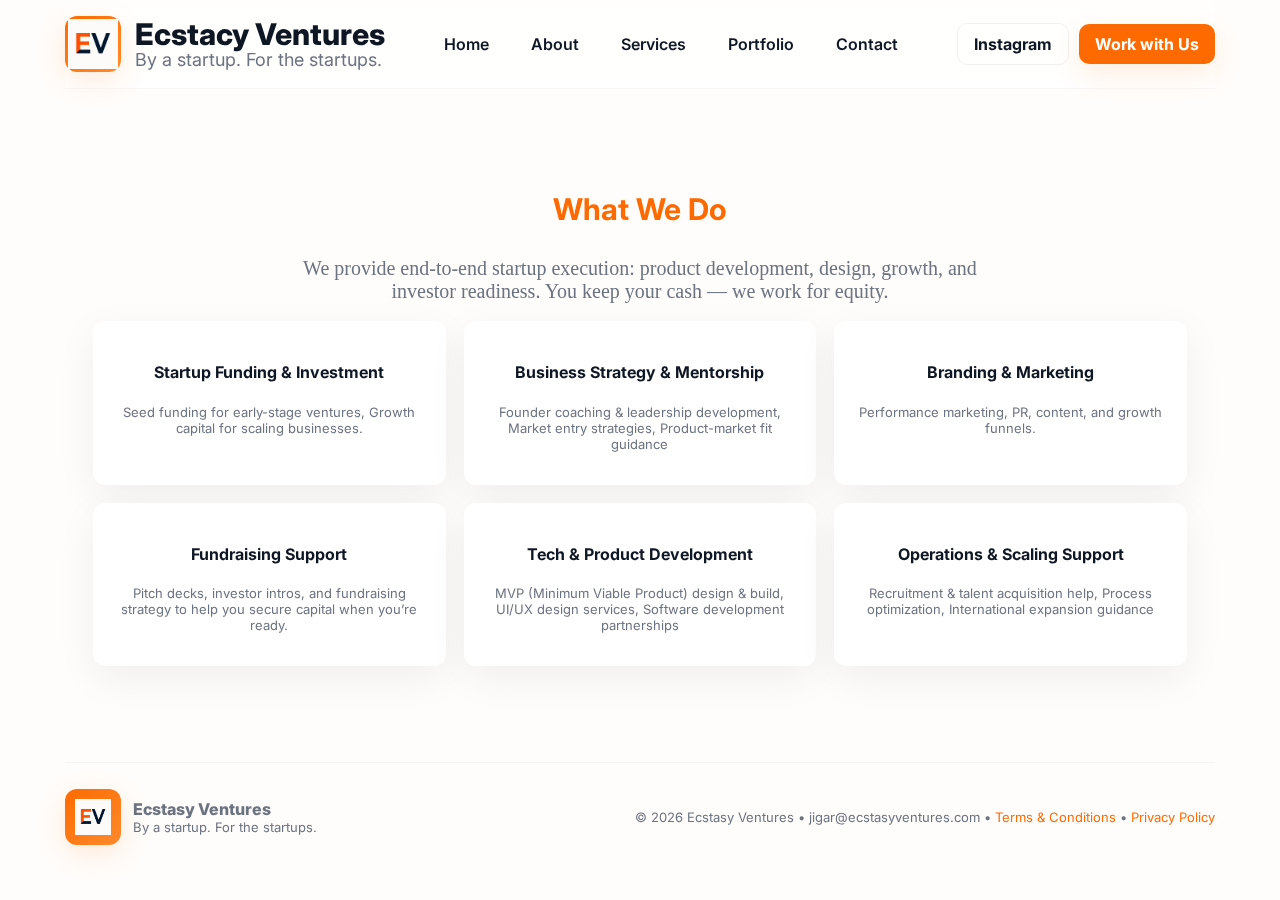
<file: Ecstacy_site/services.html>
<!doctype html>
<html lang="en">
<head>
  <meta charset="utf-8"/><meta name="viewport" content="width=device-width,initial-scale=1"/>
  <title>Services — Ecstasy Ventures</title>
  <link href="https://fonts.googleapis.com/css2?family=Inter:wght@300;400;600;800&display=swap" rel="stylesheet">
  <link rel="stylesheet" href="styles.css">
</head>
<body>
  <header class="header container">
    <div class="brand">
      <div class="logo-mark"><img src="logo.jpg" alt="Ecstasy Ventures" style="width:50px;height:50px;object-fit:contain"></div>
      <div>
        <h1 style="font-size: 30px;">Ecstacy Ventures</h1>
        <p style="font-size: 18px;">By a startup. For the startups.</p>
      </div>
    </div>
 
    <nav id="nav" class="nav">
      <a href="index.html">Home</a>
      <a href="about.html">About</a>
      <a href="services.html">Services</a>
      <a href="portfolio.html">Portfolio</a>
      <a href="contact.html">Contact</a>
    </nav>

    <div class="cta">
      <a class="btn" href="https://www.instagram.com/ecstasy_ventures_?igsh=OXhwaG8xdDJrcWhk" target="_blank">Instagram</a>
      <a class="btn btn-primary" href="contact.html">Work with Us</a>
    </div>
  </header>

  <main class="container">
    <section class="section center">
      <h3 style=" font-size:30px; color:var(--orange)">What We Do</h3>
      <p class="small" style="font-family: 'Times New Roman', Times, serif; font-size: 20px; max-width:70ch;margin:10px auto;color:var(--muted)">We provide end-to-end startup execution: product development, design, growth, and investor readiness. You keep your cash — we work for equity.</p>

      <div class="grid grid-3" style="margin-top:18px">
        <div class="card">
          <h4>Startup Funding & Investment</h4>
          <p class="small">Seed funding for early-stage ventures, Growth capital for scaling businesses.</p>
        </div>
        <div class="card">
          <h4>Business Strategy & Mentorship</h4>
          <p class="small">Founder coaching & leadership development, Market entry strategies, Product-market fit guidance </p>
        </div>
        <div class="card">
          <h4>Branding & Marketing</h4>
          <p class="small">Performance marketing, PR, content, and growth funnels.</p>
        </div>
      </div>

    <div class="grid grid-3" style="margin-top:18px">
      <div class="card">
        <h4>Fundraising Support</h4>
        <p class="small">Pitch decks, investor intros, and fundraising strategy to help you secure capital when you’re ready.</p>
      </div>
      <div class="card">
        <h4>Tech & Product Development</h4>
        <p class="small">MVP (Minimum Viable Product) design & build, UI/UX design services,    Software development partnerships</p>
      </div>

      <div class="card">
        <h4>Operations & Scaling Support</h4>
        <p class="small">Recruitment & talent acquisition help, Process optimization, International expansion guidance</p>
      </div>
      </div>  
    </section>
  </main>

  <footer class="footer container">
    <div class="left"><div class="logo-mark"><img src="logo.jpg" alt="logo" style="width:36px;height:36px"></div><div><div style="font-weight:800">Ecstasy Ventures</div><div class="small">By a startup. For the startups.</div></div></div>
    <div class="small">© <span id="year3"></span> Ecstasy Ventures • jigar@ecstasyventures.com
    • <a href="terms.html" style="text-decoration:none; color:var(--orange);">Terms &amp; Conditions</a>
    • <a href="privacy.html" style="text-decoration:none; color:var(--orange);">Privacy Policy</a>

</div>
  </footer>

  <script src="main.js"></script><script>document.getElementById('year3').textContent=new Date().getFullYear();</script>
</body>
</html>
</file>
<file: styles.css>
:root {
  --orange: #FF6A00;
  --dark: #0f1724;
  --muted: #6b7280;
  --bg: #fffdfb;
  --glass: rgba(255,255,255,0.85);
  --card-shadow: 0 12px 40px rgba(2,6,23,0.06);
}

* { box-sizing: border-box; }

html, body {
  height: 100%;
  margin: 0;
  font-family: Inter, system-ui, -apple-system, 'Segoe UI', Roboto, 'Helvetica Neue', Arial;
  color: var(--dark);
  background: var(--bg);
  -webkit-font-smoothing: antialiased;
}

a {
  color: inherit;
  text-decoration: none;
}

.container {
  max-width: 1150px;
  margin: 0 auto;
  padding: 28px;
}

.header {
  display: flex;
  align-items: center;
  justify-content: space-between;
  padding: 16px 0;
  position: sticky;
  top: 0;
  background: linear-gradient(0deg, rgba(255,255,255,0.85), rgba(255,255,255,0.65));
  backdrop-filter: saturate(140%) blur(6px);
  z-index: 40;
  border-bottom: 1px solid rgba(15,23,36,0.03);
}

.brand {
  display: flex;
  gap: 14px;
  align-items: center;
}

.logo-mark {
  width: 56px;
  height: 56px;
  border-radius: 12px;
  display: flex;
  align-items: center;
  justify-content: center;
  background: linear-gradient(135deg, var(--orange), #FF8A2D);
  box-shadow: 0 8px 30px rgba(255,106,0,0.14);
}

.brand h1 {
  margin: 0;
  font-size: 1.05rem;
  line-height: 1;
  font-weight: 800;
}

.brand p {
  margin: 0;
  font-size: 12px;
  color: var(--muted);
}

.nav {
  display: flex;
  gap: 18px;
  align-items: center;
}

.nav a {
  font-weight: 600;
  color: var(--dark);
  padding: 8px 10px;
  border-radius: 8px;
}

.nav a:hover {
  background: rgba(15,23,36,0.03);
}

.cta {
  display: flex;
  gap: 10px;
  align-items: center;
}

.btn {
  padding: 10px 16px;
  border-radius: 10px;
  border: 1px solid rgba(15,23,36,0.06);
  font-weight: 700;
  cursor: pointer;
}

.btn-primary {
  background: var(--orange);
  color: white;
  border: 0;
  box-shadow: 0 10px 30px rgba(255,106,0,0.12);
}

.hero {
  display: grid;
  grid-template-columns: 1fr;
  gap: 28px;
  align-items: center;
  padding: 48px 0;
}

.hero-left {
  padding: 6px 0;
}

.kicker {
  display: inline-block;
  background: rgba(255,106,0,0.08);
  color: var(--orange);
  padding: 8px 12px;
  border-radius: 999px;
  font-weight: 700;
  font-size: 13px;
}

.hero-title {
  font-size: 40px;
  line-height: 1.02;
  margin: 18px 0 12px;
  font-weight: 900;
}

.hero-sub {
  color: var(--muted);
  max-width: 60ch;
  font-size: 17px;
}

.hero-actions {
  margin-top: 22px;
  display: flex;
  gap: 12px;
  flex-wrap: wrap;
}

.hero-card {
  border-radius: 18px;
  padding: 18px;
  background: var(--glass);
  box-shadow: var(--card-shadow);
  max-width: 520px;
}

.hero-right {
  display: flex;
  justify-content: center;
  align-items: center;
}

.hero-bg {
  width: 100%;
  max-width: 520px;
  border-radius: 18px;
  overflow: hidden;
  box-shadow: 0 20px 60px rgba(2,6,23,0.12);
}

.hero-bg .overlay {
  padding: 32px;
  background: linear-gradient(180deg, rgba(255,106,0,0.12), rgba(255,106,0,0.03));
}

.section {
  padding: 44px 0;
}

.center {
  text-align: center;
}

.grid {
  display: grid;
  gap: 18px;
}

.grid-3 {
  grid-template-columns: 1fr;
}

.card {
  background: white;
  border-radius: 12px;
  padding: 20px;
  box-shadow: var(--card-shadow);
}

.stats {
  display: flex;
  gap: 14px;
  margin-top: 18px;
  flex-wrap: wrap;
}

.stat {
  background: #fff;
  border-radius: 12px;
  padding: 14px 16px;
  min-width: 140px;
  box-shadow: 0 8px 30px rgba(2,6,23,0.04);
}

.features {
  display: grid;
  gap: 14px;
}

.feature {
  display: flex;
  gap: 12px;
  align-items: flex-start;
  padding: 16px;
  background: white;
  border-radius: 12px;
  box-shadow: var(--card-shadow);
}

.steps {
  display: grid;
  gap: 12px;
}

.step {
  display: flex;
  gap: 12px;
  align-items: flex-start;
}

.step .num {
  background: var(--orange);
  color: white;
  border-radius: 10px;
  padding: 10px 12px;
  font-weight: 800;
}

.team {
  display: flex;
  gap: 12px;
  flex-wrap: wrap;
}

.role {
  background: white;
  border-radius: 12px;
  padding: 14px;
  flex: 1 1 200px;
  box-shadow: var(--card-shadow);
}

.footer {
  border-top: 1px solid rgba(15,23,36,0.04);
  padding: 26px 0;
  margin-top: 24px;
  color: var(--muted);
  display: flex;
  align-items: center;
  justify-content: space-between;
  flex-wrap: wrap;
}

.footer .left {
  display: flex;
  gap: 12px;
  align-items: center;
}

.contact-form {
  background: white;
  border-radius: 12px;
  padding: 18px;
  box-shadow: var(--card-shadow);
  max-width: 700px;
  margin: auto;
}

.input, textarea {
  width: 100%;
  padding: 10px;
  border-radius: 8px;
  border: 1px solid rgba(15,23,36,0.06);
  margin-bottom: 10px;
  resize: vertical;
}

.small {
  font-size: 13px;
  color: var(--muted);
}

.center-cta {
  display: flex;
  gap: 12px;
  align-items: center;
  justify-content: center;
  margin-top: 16px;
}

@media (min-width: 820px) {
  .hero {
    grid-template-columns: 1fr 520px;
  }
  .grid-3 {
    grid-template-columns: repeat(3,1fr);
  }
  .nav a {
    padding: 8px 12px;
  }
  .hero-title {
    font-size: 56px;
  }
}

/* --- FIXED POP-UP EFFECTS --- */
.hero-bg,
.card,
.feature,
.role {
  transition: transform 0.3s ease, box-shadow 0.3s ease;
}

.hero-bg:hover,
.card:hover,
.feature:hover,
.role:hover {
  transform: scale(1.03);
  box-shadow: 0 14px 40px rgba(0,0,0,0.15);
  cursor: pointer;
}

.btn {
  transition: transform 0.2s ease, box-shadow 0.2s ease;
}

.btn:hover {
  transform: translateY(-2px);
  box-shadow: 0 4px 12px rgba(15,23,36,0.06);
}

/* --- RESPONSIVE FOR MOBILE --- */
@media (max-width: 768px) {
  .hero {
    grid-template-columns: 1fr !important;
    text-align: center;
  }
  .hero-right {
    order: -1;
  }
  .cta {
    flex-direction: column;
    gap: 10px;
  }
}

@media (max-width: 480px) {
  .container {
    padding: 16px;
  }
  .hero-title {
    font-size: 32px;
  }
  .hero-sub {
    font-size: 15px;
  }
  .btn {
    width: 100%;
    text-align: center;
  }
}
</file>
<file: Ecstacy_site/styles.css>
:root {
  --orange: #FF6A00;
  --dark: #0f1724;
  --muted: #6b7280;
  --bg: #fffdfb;
  --glass: rgba(255,255,255,0.85);
  --card-shadow: 0 12px 40px rgba(2,6,23,0.06);
}

* { box-sizing: border-box; }

html, body {
  height: 100%;
  margin: 0;
  font-family: Inter, system-ui, -apple-system, 'Segoe UI', Roboto, 'Helvetica Neue', Arial;
  color: var(--dark);
  background: var(--bg);
  -webkit-font-smoothing: antialiased;
}

a {
  color: inherit;
  text-decoration: none;
}

.container {
  max-width: 1150px;
  margin: 0 auto;
  padding: 28px;
}

.header {
  display: flex;
  align-items: center;
  justify-content: space-between;
  padding: 16px 0;
  position: sticky;
  top: 0;
  background: linear-gradient(0deg, rgba(255,255,255,0.85), rgba(255,255,255,0.65));
  backdrop-filter: saturate(140%) blur(6px);
  z-index: 40;
  border-bottom: 1px solid rgba(15,23,36,0.03);
}

.brand {
  display: flex;
  gap: 14px;
  align-items: center;
}

.logo-mark {
  width: 56px;
  height: 56px;
  border-radius: 12px;
  display: flex;
  align-items: center;
  justify-content: center;
  background: linear-gradient(135deg, var(--orange), #FF8A2D);
  box-shadow: 0 8px 30px rgba(255,106,0,0.14);
}

.brand h1 {
  margin: 0;
  font-size: 1.05rem;
  line-height: 1;
  font-weight: 800;
}

.brand p {
  margin: 0;
  font-size: 12px;
  color: var(--muted);
}

.nav {
  display: flex;
  gap: 18px;
  align-items: center;
}

.nav a {
  font-weight: 600;
  color: var(--dark);
  padding: 8px 10px;
  border-radius: 8px;
}

.nav a:hover {
  background: rgba(15,23,36,0.03);
}

.cta {
  display: flex;
  gap: 10px;
  align-items: center;
}

.btn {
  padding: 10px 16px;
  border-radius: 10px;
  border: 1px solid rgba(15,23,36,0.06);
  font-weight: 700;
  cursor: pointer;
}

.btn-primary {
  background: var(--orange);
  color: white;
  border: 0;
  box-shadow: 0 10px 30px rgba(255,106,0,0.12);
}

.hero {
  display: grid;
  grid-template-columns: 1fr;
  gap: 28px;
  align-items: center;
  padding: 48px 0;
}

.hero-left {
  padding: 6px 0;
}

.kicker {
  display: inline-block;
  background: rgba(255,106,0,0.08);
  color: var(--orange);
  padding: 8px 12px;
  border-radius: 999px;
  font-weight: 700;
  font-size: 13px;
}

.hero-title {
  font-size: 40px;
  line-height: 1.02;
  margin: 18px 0 12px;
  font-weight: 900;
}

.hero-sub {
  color: var(--muted);
  max-width: 60ch;
  font-size: 17px;
}

.hero-actions {
  margin-top: 22px;
  display: flex;
  gap: 12px;
  flex-wrap: wrap;
}

.hero-card {
  border-radius: 18px;
  padding: 18px;
  background: var(--glass);
  box-shadow: var(--card-shadow);
  max-width: 520px;
}

.hero-right {
  display: flex;
  justify-content: center;
  align-items: center;
}

.hero-bg {
  width: 100%;
  max-width: 520px;
  border-radius: 18px;
  overflow: hidden;
  box-shadow: 0 20px 60px rgba(2,6,23,0.12);
}

.hero-bg .overlay {
  padding: 32px;
  background: linear-gradient(180deg, rgba(255,106,0,0.12), rgba(255,106,0,0.03));
}

.section {
  padding: 44px 0;
}

.center {
  text-align: center;
}

.grid {
  display: grid;
  gap: 18px;
}

.grid-3 {
  grid-template-columns: 1fr;
}

.card {
  background: white;
  border-radius: 12px;
  padding: 20px;
  box-shadow: var(--card-shadow);
}

.stats {
  display: flex;
  gap: 14px;
  margin-top: 18px;
  flex-wrap: wrap;
}

.stat {
  background: #fff;
  border-radius: 12px;
  padding: 14px 16px;
  min-width: 140px;
  box-shadow: 0 8px 30px rgba(2,6,23,0.04);
}

.features {
  display: grid;
  gap: 14px;
}

.feature {
  display: flex;
  gap: 12px;
  align-items: flex-start;
  padding: 16px;
  background: white;
  border-radius: 12px;
  box-shadow: var(--card-shadow);
}

.steps {
  display: grid;
  gap: 12px;
}

.step {
  display: flex;
  gap: 12px;
  align-items: flex-start;
}

.step .num {
  background: var(--orange);
  color: white;
  border-radius: 10px;
  padding: 10px 12px;
  font-weight: 800;
}

.team {
  display: flex;
  gap: 12px;
  flex-wrap: wrap;
}

.role {
  background: white;
  border-radius: 12px;
  padding: 14px;
  flex: 1 1 200px;
  box-shadow: var(--card-shadow);
}

.footer {
  border-top: 1px solid rgba(15,23,36,0.04);
  padding: 26px 0;
  margin-top: 24px;
  color: var(--muted);
  display: flex;
  align-items: center;
  justify-content: space-between;
  flex-wrap: wrap;
}

.footer .left {
  display: flex;
  gap: 12px;
  align-items: center;
}

.contact-form {
  background: white;
  border-radius: 12px;
  padding: 18px;
  box-shadow: var(--card-shadow);
  max-width: 700px;
  margin: auto;
}

.input, textarea {
  width: 100%;
  padding: 10px;
  border-radius: 8px;
  border: 1px solid rgba(15,23,36,0.06);
  margin-bottom: 10px;
  resize: vertical;
}

.small {
  font-size: 13px;
  color: var(--muted);
}

.center-cta {
  display: flex;
  gap: 12px;
  align-items: center;
  justify-content: center;
  margin-top: 16px;
}

@media (min-width: 820px) {
  .hero {
    grid-template-columns: 1fr 520px;
  }
  .grid-3 {
    grid-template-columns: repeat(3,1fr);
  }
  .nav a {
    padding: 8px 12px;
  }
  .hero-title {
    font-size: 56px;
  }
}

/* --- FIXED POP-UP EFFECTS --- */
.hero-bg,
.card,
.feature,
.role {
  transition: transform 0.3s ease, box-shadow 0.3s ease;
}

.hero-bg:hover,
.card:hover,
.feature:hover,
.role:hover {
  transform: scale(1.03);
  box-shadow: 0 14px 40px rgba(0,0,0,0.15);
  cursor: pointer;
}

.btn {
  transition: transform 0.2s ease, box-shadow 0.2s ease;
}

.btn:hover {
  transform: translateY(-2px);
  box-shadow: 0 4px 12px rgba(15,23,36,0.06);
}

/* --- RESPONSIVE FOR MOBILE --- */
@media (max-width: 768px) {
  .hero {
    grid-template-columns: 1fr !important;
    text-align: center;
  }
  .hero-right {
    order: -1;
  }
  .cta {
    flex-direction: column;
    gap: 10px;
  }
}

@media (max-width: 480px) {
  .container {
    padding: 16px;
  }
  .hero-title {
    font-size: 32px;
  }
  .hero-sub {
    font-size: 15px;
  }
  .btn {
    width: 100%;
    text-align: center;
  }
}
</file>
